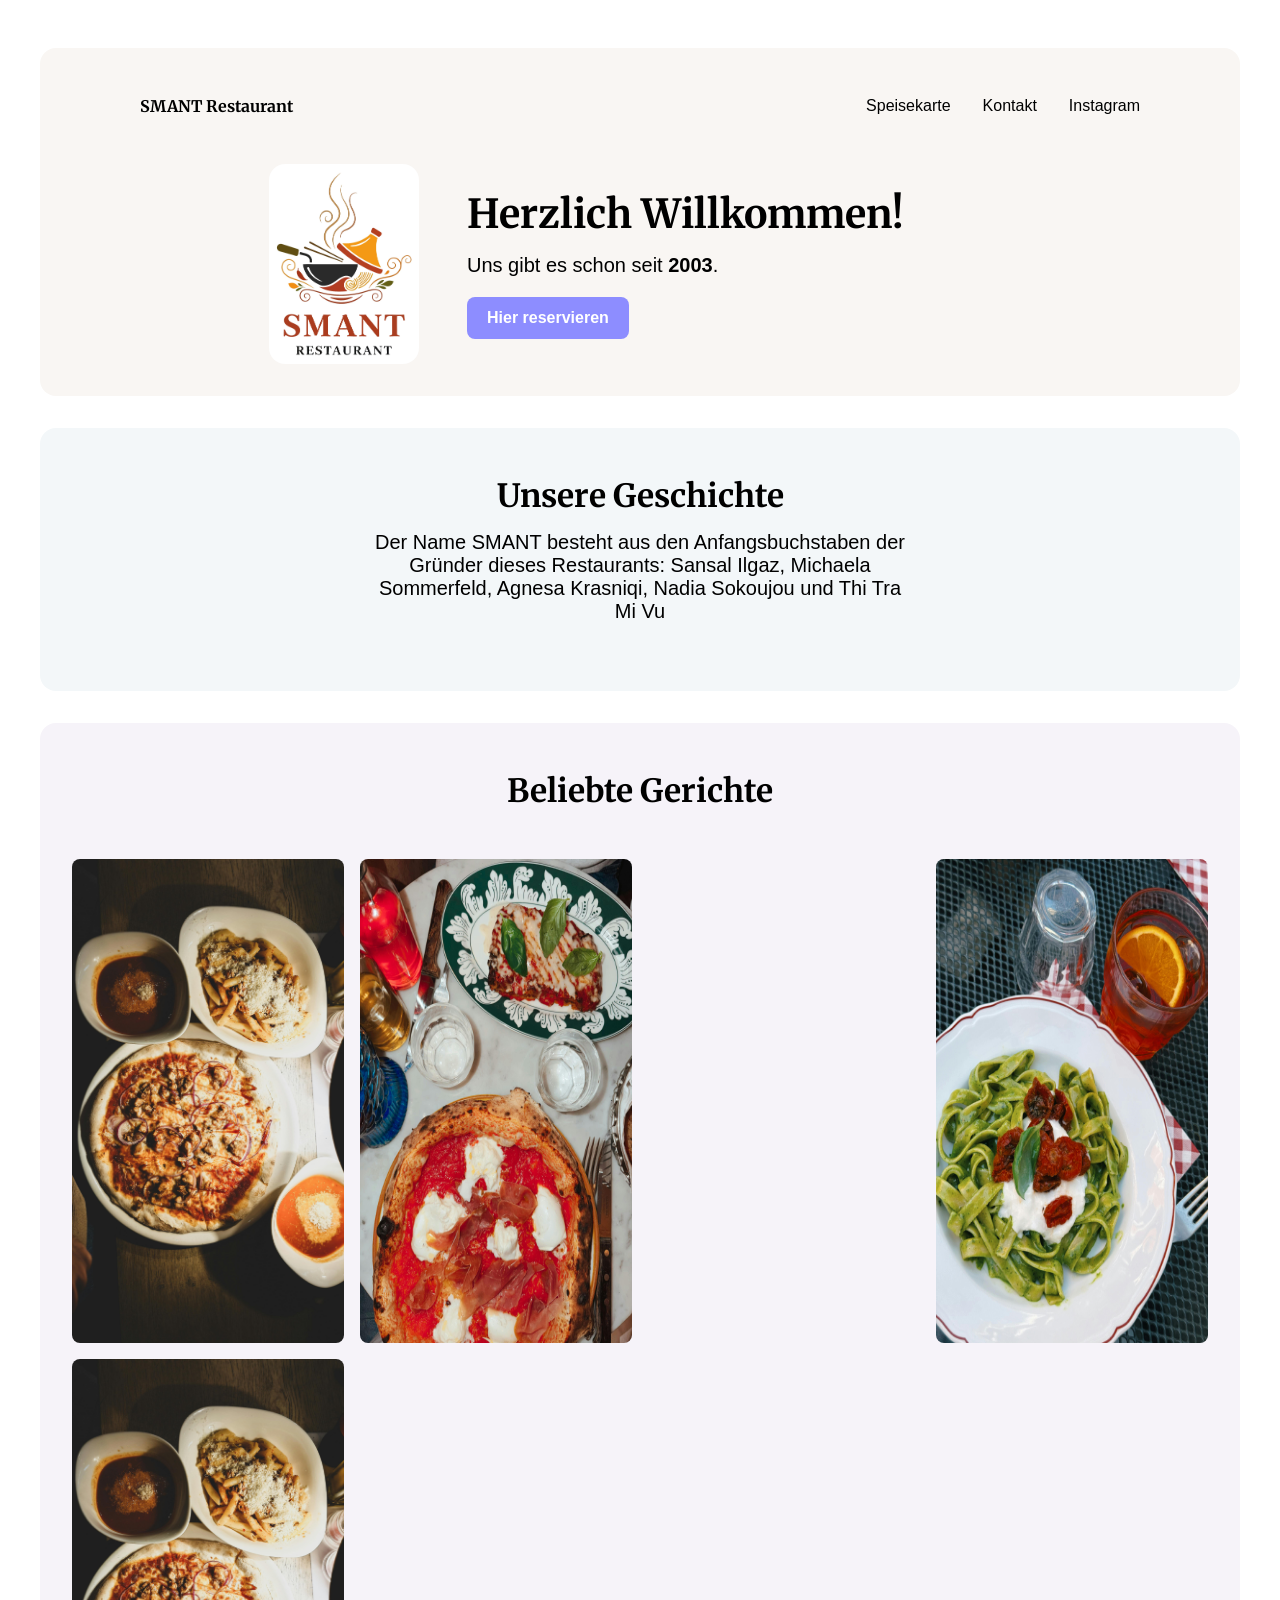
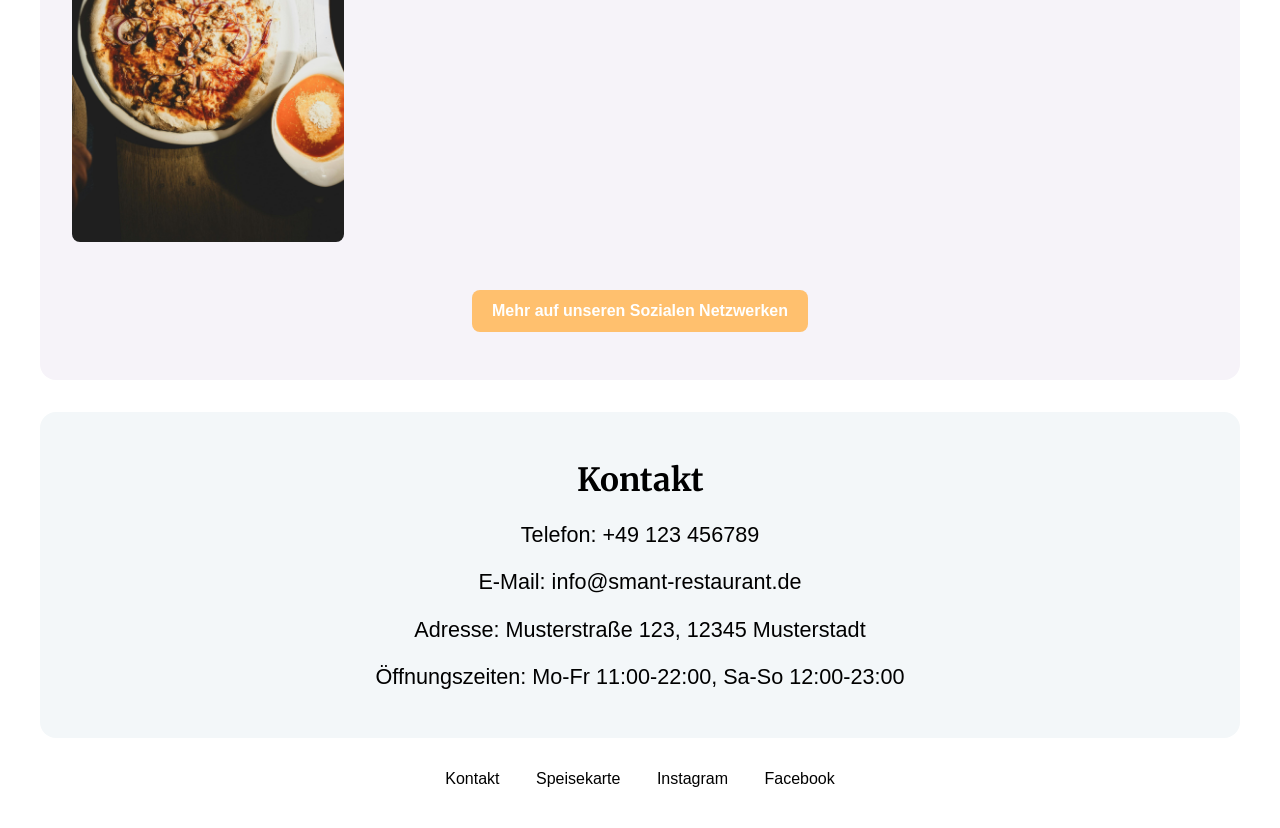
<file: Index.html>
<!DOCTYPE html>
<html lang="en">
<head>
    <meta charset="UTF-8">
    <meta name="viewport" content="width=device-width, initial-scale=1.0">
    <title>SMANT Restaurant</title>
    
   

    <link rel="stylesheet" href="style.css">
    
 
</head>
<body>
    <header>
        <nav>
            <ul>
                  
        <li><a href="index.html">SMANT Restaurant</a></li>
        <li class="dropdown">
    <a href="javascript:void(0)" class="dropbtn">Speisekarte</a>
    <div class="dropdown-content">
        <a href="Speisekarte.html#Vorspeisen">Vorspeisen</a> <br>
        <a href="Speisekarte.html#Pizza">Hauptspeisen</a> <br>
        <a href="Speisekarte.html#Nachtisch">Nachspeisen</a>
    </div>
</li>
        <li><a href="#Kontakt">Kontakt</a></li> 
        <li><a href="index.html">Instagram</a></li>

     
            </ul>
       </nav>
       <div class="flex-container">
        <img height="200px" width="150px" src="SMANT_Restaurant.jpeg" alt="SMANT Restaurant Gericht">
        <div class="text-container">
            <h1>Herzlich Willkommen!</h1>
            <p>Uns gibt es schon seit <strong>2003</strong>.</p>
            <a href="Reservierung.html" class="cta-button secondary">Hier reservieren</a>
        </div>
        
    </div>
    </header> 

    <section>
        <div class="flex-container">
            <div class="text-container">
                <h2>Unsere Geschichte</h2>
                <p>Der Name SMANT besteht aus den Anfangsbuchstaben der Gründer dieses Restaurants: Sansal Ilgaz, Michaela Sommerfeld, Agnesa Krasniqi, Nadia Sokoujou und Thi Tra Mi Vu</p>
          
    </section>

    <section id="Speisekarte">
        <h2>Beliebte Gerichte</h2>
        <div class="grid-container">
            <img height= "300px" width="300px" src="pexels-atai-anarbek-2160540497-36853823.jpg">
            <img height= "200px" width="100px" src="pexels-vince-36972714.jpg"> <br>
            <img height= "200px" width="100px" src="pexels-oceanofstars-37274229.jpg">
            <img height= "200px" width="100px" src="pexels-atai-anarbek-2160540497-36853823.jpg">
        </div>
        <a href="" class="cta-button">Mehr auf unseren Sozialen Netzwerken</a>
    </section>

    

    <section id="Kontakt">
        <h2>Kontakt</h2>
        <p>Telefon: +49 123 456789</p>
        <p>E-Mail: info@smant-restaurant.de</p>
        <p>Adresse: Musterstraße 123, 12345 Musterstadt</p>
        <p>Öffnungszeiten: Mo-Fr 11:00-22:00, Sa-So 12:00-23:00</p>
    </section>

    <footer>
        <a href="#Kontakt">Kontakt</a>
        <a href="#Speisekarte">Speisekarte</a>
        <a href="">Instagram</a>
        <a href="">Facebook</a>
    </footer>
</body>
</html>
</file>
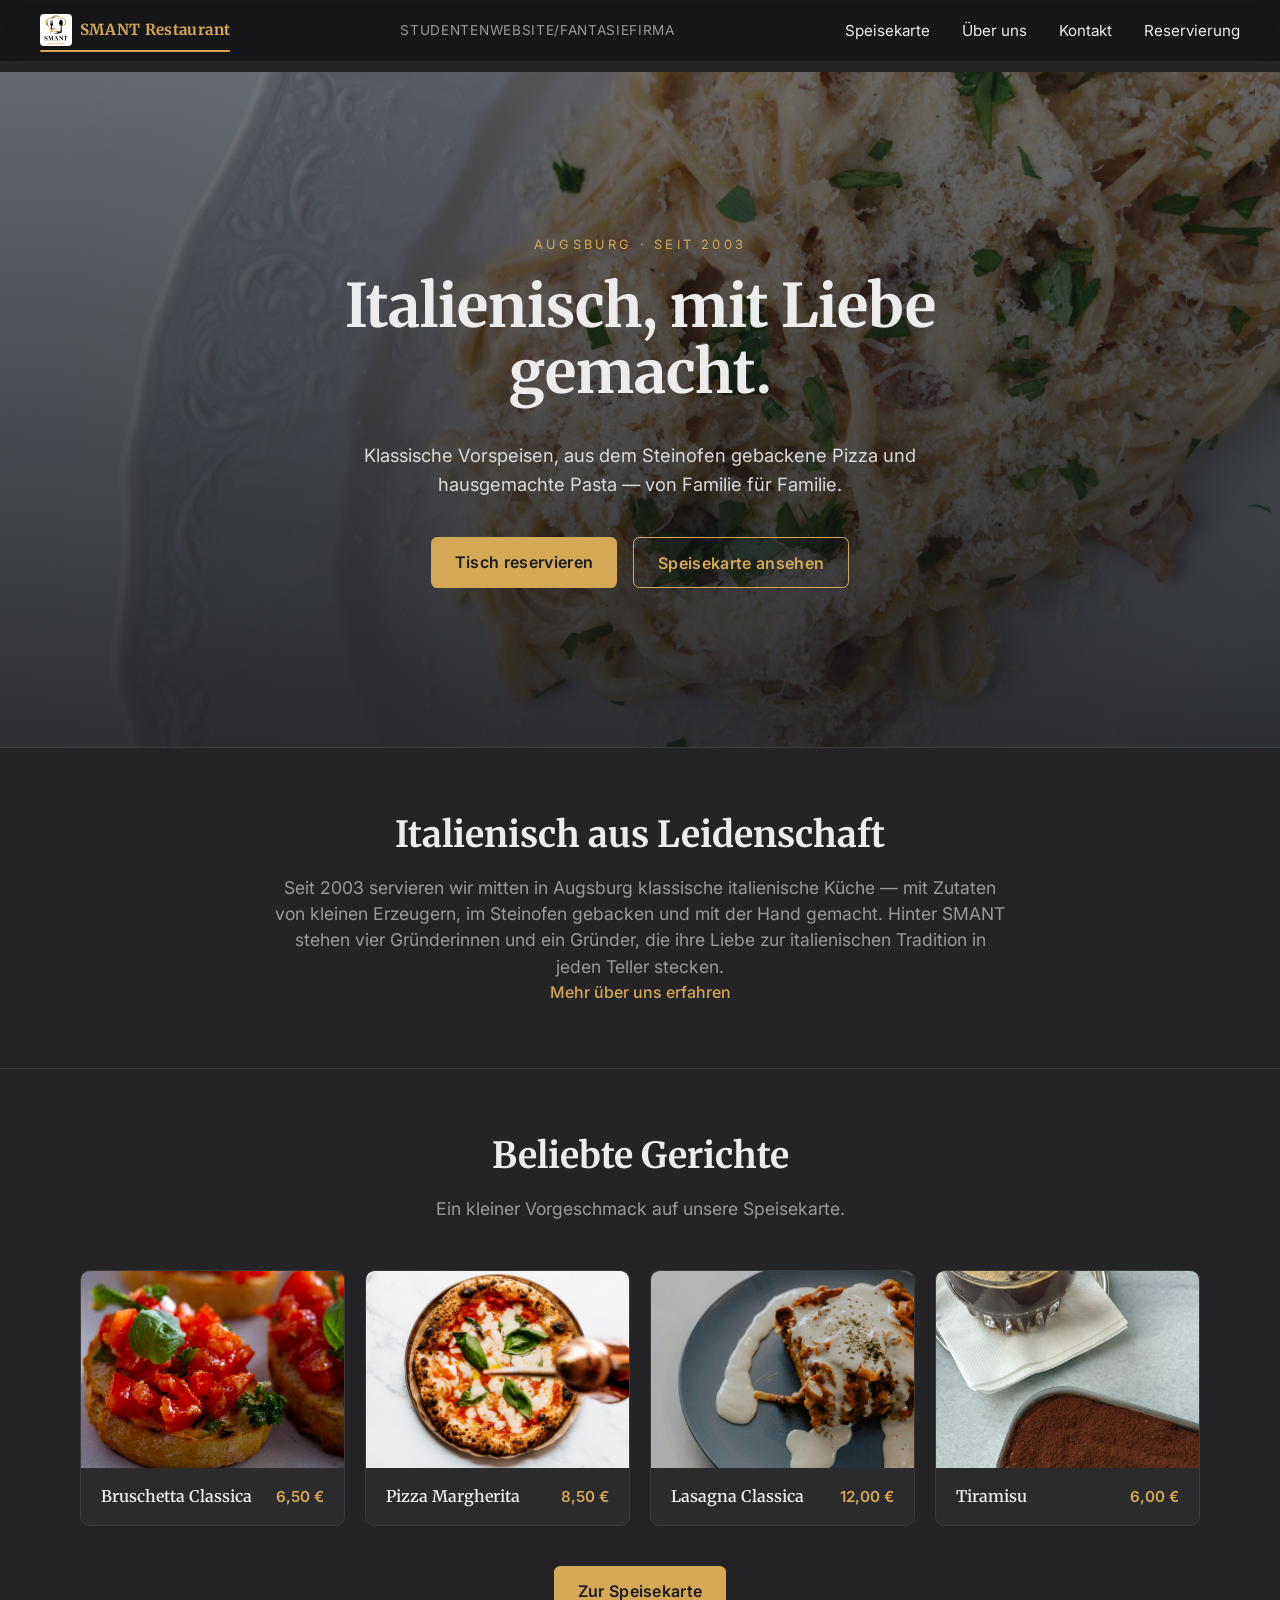
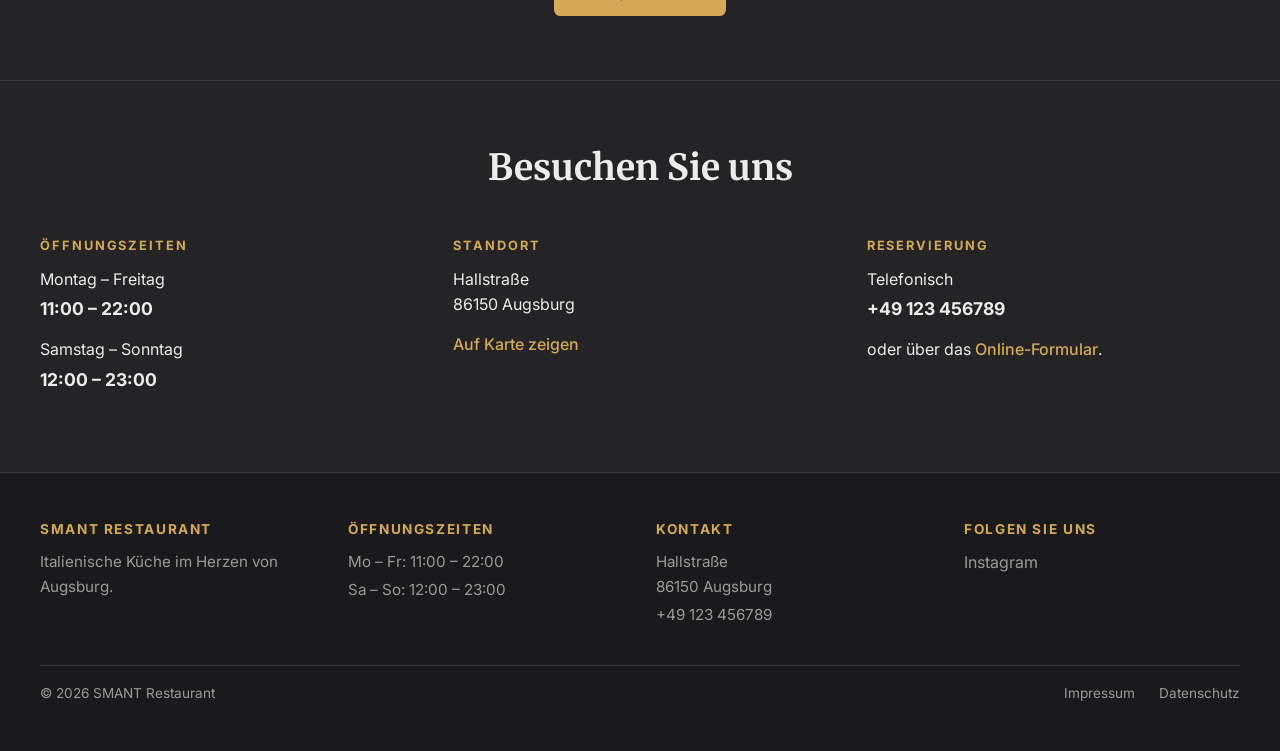
<file: index.html>
<!DOCTYPE html>
<html lang="de">
<head>
    <meta charset="UTF-8">
    <meta name="viewport" content="width=device-width, initial-scale=1.0">
    <title>SMANT Restaurant &ndash; Italienische Küche in Augsburg</title>
    <link rel="icon" type="image/png" href="assets/colored-logo-smant.png?v=2"> 
    <link rel="stylesheet" href="styles/base.css">
    <link rel="stylesheet" href="styles/home.css">
</head>
<body>
    <nav class="navbar">
        <ul>
            <li>
                <a href="index.html" class="nav-brand" aria-current="page">
                    <img src="assets/colored-logo-smant.png" alt="SMANT Logo">
                    SMANT Restaurant
                </a>
            </li>
            <li class="nav-notice">Studentenwebsite/Fantasiefirma</li>
            <li><a href="pages/Speisekarte.html">Speisekarte</a></li>
            <li><a href="pages/UeberUns.html">Über uns</a></li>
            <li><a href="pages/Kontakt.html">Kontakt</a></li>
            <li><a href="pages/Reservierung.html">Reservierung</a></li>
        </ul>
    </nav>

    <header class="hero">
        <div class="hero-content">
            <span class="hero-eyebrow">Augsburg &middot; seit 2003</span>
            <h1>Italienisch, mit Liebe gemacht.</h1>
            <p class="hero-tagline">Klassische Vorspeisen, aus dem Steinofen gebackene Pizza und hausgemachte Pasta &mdash; von Familie für Familie.</p>
            <div class="hero-actions">
                <a href="pages/Reservierung.html" class="cta-button">Tisch reservieren</a>
                <a href="pages/Speisekarte.html" class="cta-button secondary">Speisekarte ansehen</a>
            </div>
        </div>
    </header>

    <section class="welcome">
        <h2>Italienisch aus Leidenschaft</h2>
        <p>Seit 2003 servieren wir mitten in Augsburg klassische italienische Küche &mdash; mit Zutaten von kleinen Erzeugern, im Steinofen gebacken und mit der Hand gemacht. Hinter SMANT stehen vier Gründerinnen und ein Gründer, die ihre Liebe zur italienischen Tradition in jeden Teller stecken.</p>
        <a href="pages/UeberUns.html">Mehr über uns erfahren</a>
    </section>

    <section id="popular">
        <h2>Beliebte Gerichte</h2>
        <p>Ein kleiner Vorgeschmack auf unsere Speisekarte.</p>
        <div class="popular-grid">
            <a href="pages/Speisekarte.html#Vorspeisen" class="popular-card">
                <img src="assets/bruschetta.jpg" alt="Bruschetta Classica">
                <div class="popular-card-info">
                    <span class="popular-name">Bruschetta Classica</span>
                    <span class="popular-price">6,50 &euro;</span>
                </div>
            </a>
            <a href="pages/Speisekarte.html#Hauptspeisen" class="popular-card">
                <img src="assets/pizza_margherita.jpg" alt="Pizza Margherita">
                <div class="popular-card-info">
                    <span class="popular-name">Pizza Margherita</span>
                    <span class="popular-price">8,50 &euro;</span>
                </div>
            </a>
            <a href="pages/Speisekarte.html#Hauptspeisen" class="popular-card">
                <img src="assets/lasagna.jpg" alt="Lasagna Classica">
                <div class="popular-card-info">
                    <span class="popular-name">Lasagna Classica</span>
                    <span class="popular-price">12,00 &euro;</span>
                </div>
            </a>
            <a href="pages/Speisekarte.html#Nachspeisen" class="popular-card">
                <img src="assets/tiramisu.jpg" alt="Tiramisu">
                <div class="popular-card-info">
                    <span class="popular-name">Tiramisu</span>
                    <span class="popular-price">6,00 &euro;</span>
                </div>
            </a>
        </div>
        <a href="pages/Speisekarte.html" class="cta-button">Zur Speisekarte</a>
    </section>

    <section class="visit">
        <h2>Besuchen Sie uns</h2>
        <div class="visit-grid">
            <div class="visit-card">
                <h3>Öffnungszeiten</h3>
                <p>Montag &ndash; Freitag<strong>11:00 &ndash; 22:00</strong></p>
                <p>Samstag &ndash; Sonntag<strong>12:00 &ndash; 23:00</strong></p>
            </div>
            <div class="visit-card">
                <h3>Standort</h3>
                <p>Hallstraße<br>86150 Augsburg</p>
                <p><a href="https://www.google.com/maps/search/Hallstra%C3%9Fe+Augsburg" target="_blank" rel="noopener">Auf Karte zeigen</a></p>
            </div>
            <div class="visit-card">
                <h3>Reservierung</h3>
                <p>Telefonisch<strong>+49 123 456789</strong></p>
                <p>oder über das <a href="pages/Reservierung.html">Online-Formular</a>.</p>
            </div>
        </div>
    </section>

    <footer>
        <div class="footer-grid">
            <div>
                <h3>SMANT Restaurant</h3>
                <p>Italienische Küche im Herzen von Augsburg.</p>
            </div>
            <div>
                <h3>Öffnungszeiten</h3>
                <p>Mo &ndash; Fr: 11:00 &ndash; 22:00</p>
                <p>Sa &ndash; So: 12:00 &ndash; 23:00</p>
            </div>
            <div>
                <h3>Kontakt</h3>
                <p>Hallstraße<br>86150 Augsburg</p>
                <p>+49 123 456789</p>
            </div>
            <div>
                <h3>Folgen Sie uns</h3>
                <a href="https://www.instagram.com/the.smant">Instagram</a>
            </div>
        </div>
        <div class="footer-bottom">
            <p>&copy; 2026 SMANT Restaurant</p>
            <div class="legal-links">
                <a href="pages/Impressum.html">Impressum</a>
                <a href="pages/Datenschutz.html">Datenschutz</a>
            </div>
        </div>
    </footer>
</body>
</html>
</file>
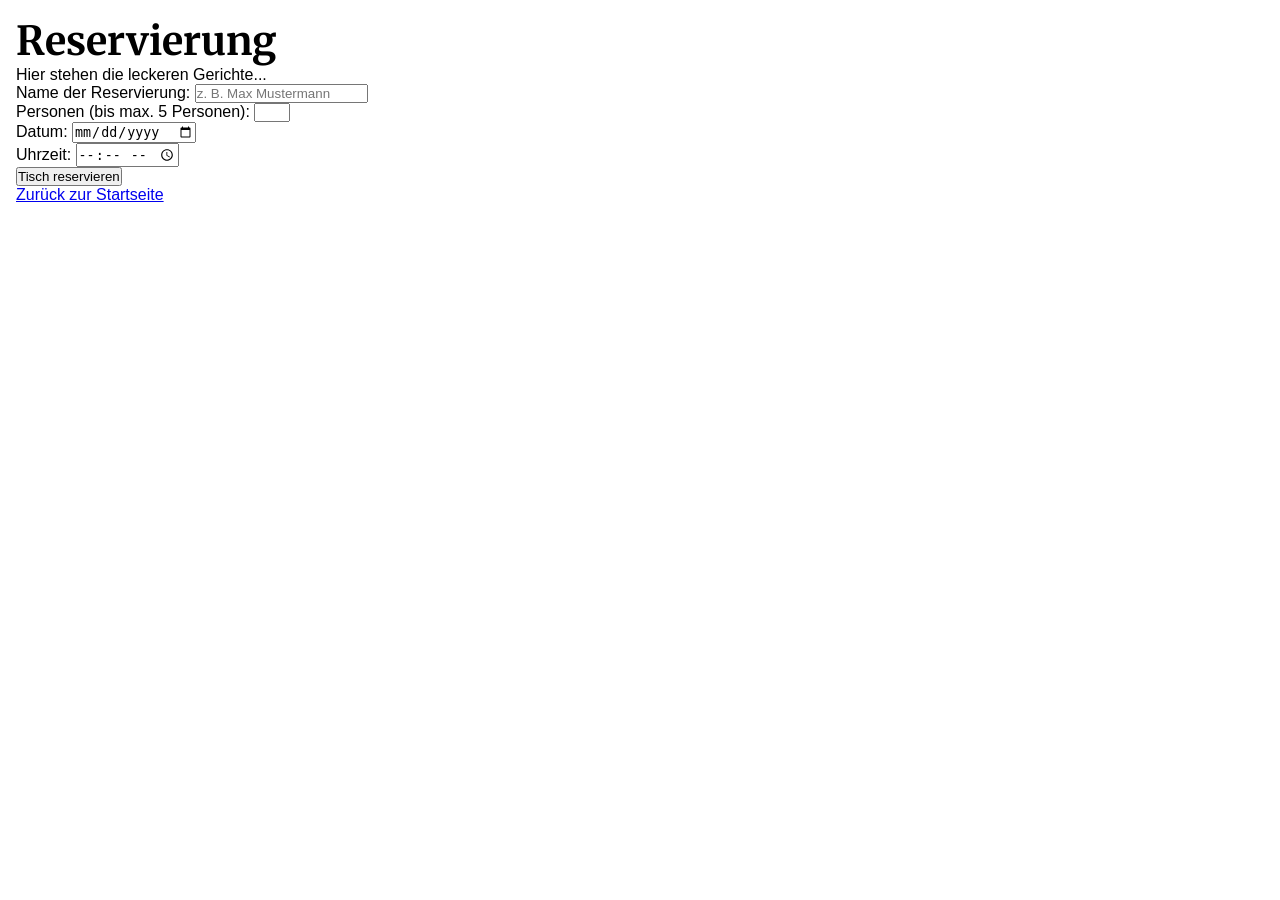
<file: Reservierung.html>
<!DOCTYPE html>
<html lang="de">
<head>
    <meta charset="UTF-8">
    <title>Reservierung</title>

    <link rel="icon" type="images/Gemini_Generated_Image_a209p4a209p4a209.png" href="images/Gemini_Generated_Image_a209p4a209p4a209.png">

    <link rel="stylesheet" href="style.css">
</head>
<body>

    <h1>Reservierung</h1>

    <p>Hier stehen die leckeren Gerichte... <br>
        <form action="/reservierung-senden" method="POST">
          <form>
             <Personenanzahl Limit: 1 bis 5>

                <label for="name">Name der Reservierung:</label>
                <input type="text" id="name" name="name" placeholder="z. B. Max Mustermann" required> <br>

                <label for="guests">Personen (bis max. 5 Personen):</label>
                <input type="number" id="guests" name="guests" min="1" max="5" required> <br>

                <Datum>
                    <label for="date">Datum:</label>
                    <input type="date" id="date" name="date" required> <br>

                    <Uhrzeit mit Hinweis auf Öffnungszeiten>
                        <label for="time">Uhrzeit:</label>
                        <input type="time" id="time" name="time" min="11:00" max="22:30" step="900" required> <br>

                        <p style="font-size: 0.8em; color: gray;">
                        </p>
                    </form>
                </p>

 <button type="submit">Tisch reservieren</button> <br>

 <a href="index.html">Zurück zur Startseite</a>
</script>


</body>
</html>
</file>
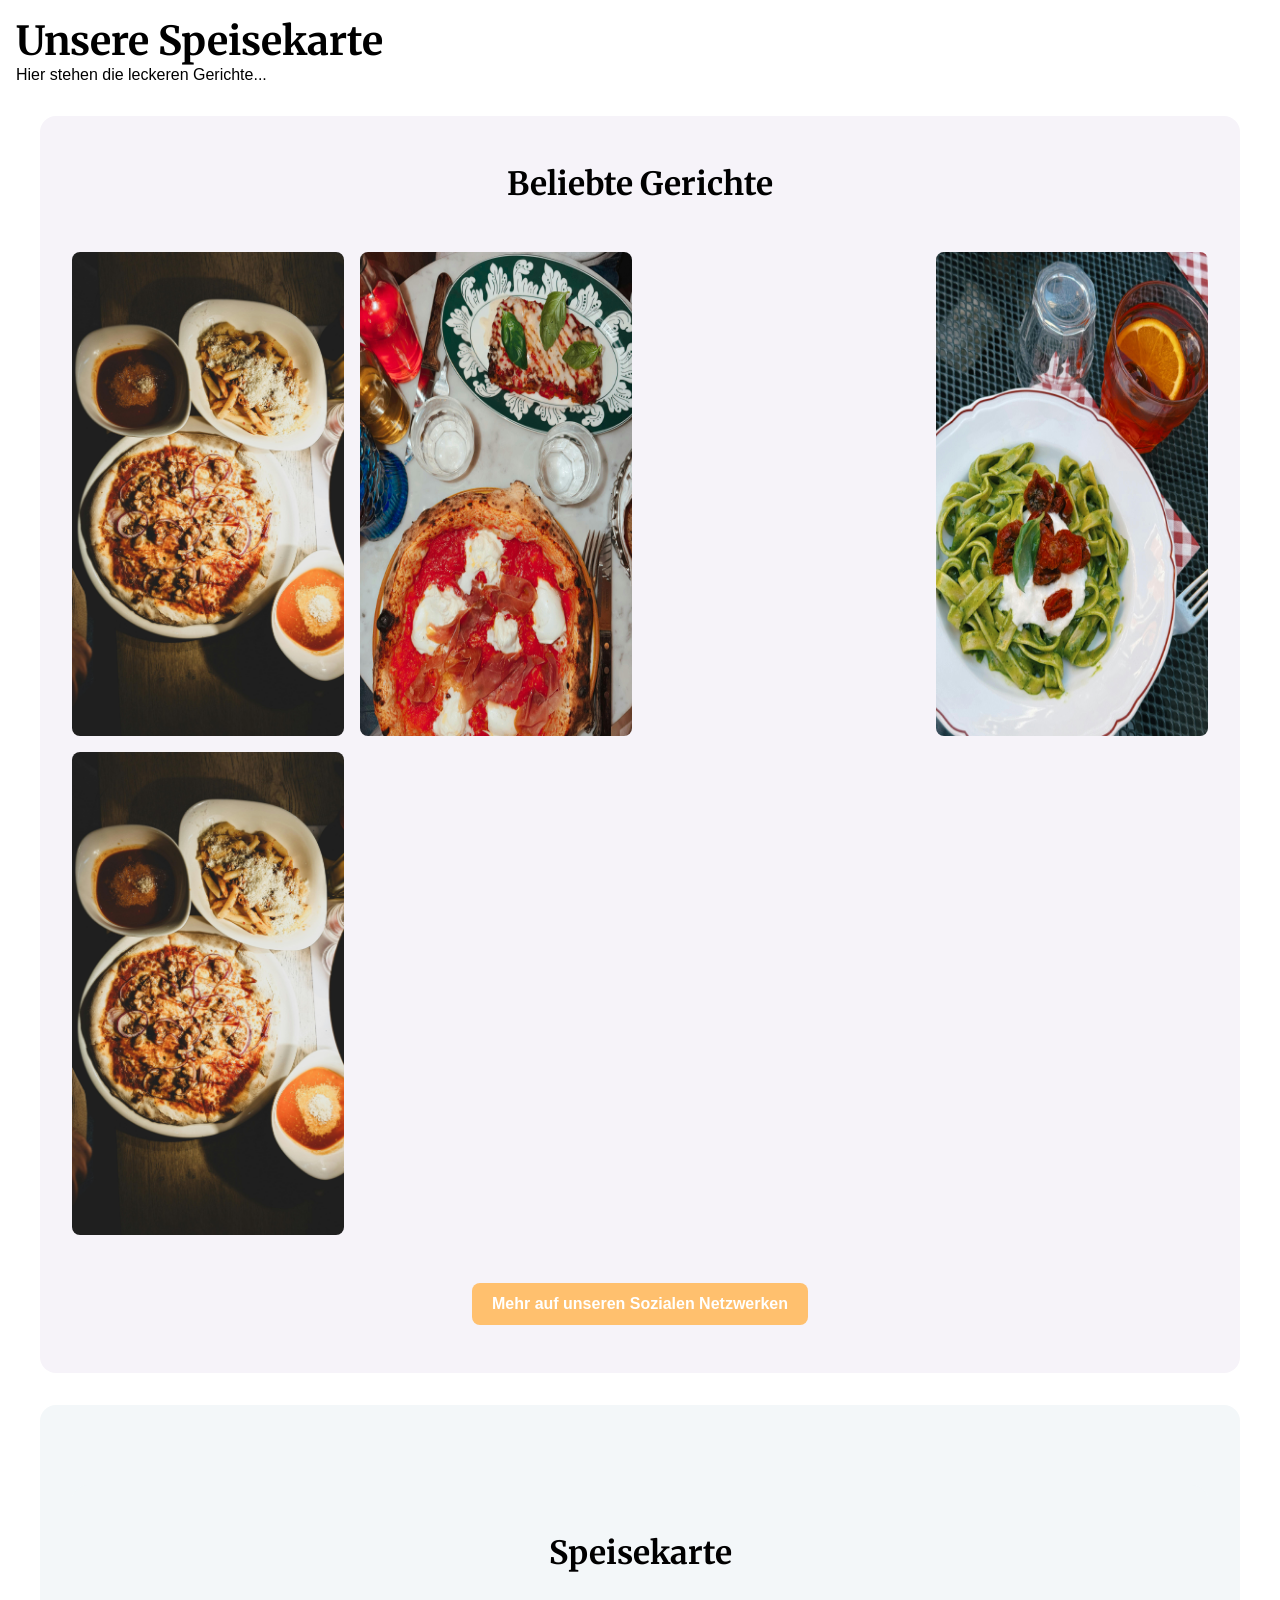
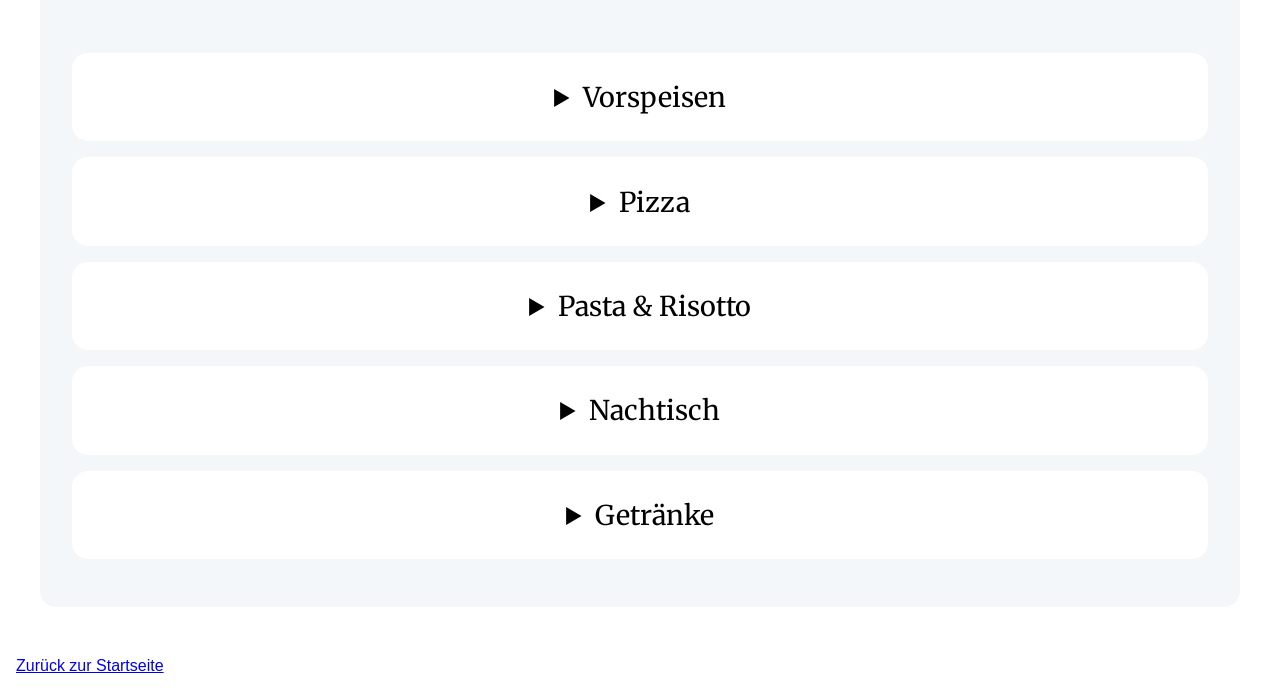
<file: Speisekarte.html>
<!DOCTYPE html>
<html lang="de">
<head>
    <meta charset="UTF-8">
    <title>Unsere Speisekarte</title>
    <link rel="stylesheet" href="style.css">
</head>
<body>

    <h1>Unsere Speisekarte</h1>
    
    <p>Hier stehen die leckeren Gerichte...</p>

  
    <section id="Speisekarte">
        <h2>Beliebte Gerichte</h2>
        <div class="grid-container">
            <img height= "300px" width="300px" src="pexels-atai-anarbek-2160540497-36853823.jpg">
            <img height= "200px" width="100px" src="pexels-vince-36972714.jpg"> <br>
            <img height= "200px" width="100px" src="pexels-oceanofstars-37274229.jpg">
            <img height= "200px" width="100px" src="pexels-atai-anarbek-2160540497-36853823.jpg">
        </div>
        <a href="" class="cta-button">Mehr auf unseren Sozialen Netzwerken</a>
    </section>

    <section>
        
        
        <section>
  <h2>Speisekarte</h2>



  </section>

        <details id="Vorspeisen">
            <summary>Vorspeisen</summary>
           <p>Bruschetta Classica (Röstbrot mit Tomaten & Basilikum)     6,50 € <br>
            Caprese di Bufala (Büffelmozzarella mit Tomaten)             9,50 € <br>
            Carpaccio di Manzo (Hauchdünnes Rinderfilet mit Rucola)     12,50 € </p>
        </details>


         <details id="Pizza">
            <summary>Pizza</summary>
           <p>Pizza Margherita (Tomaten, Mozzarella, Basilikum)          8,50 € <br>
            Pizza Diavola (Scharfe Salami & Peperoni)                   10,50 € <br>
            Pizza Parma (Rucola, Parmaschinken & Parmesan)              12,50 € </p>
        </details>


        <details id="Pasta">
            <summary>Pasta & Risotto</summary>
           <p>Spaghetti alla Carbonara (Original mit Guanciale & Ei)    11,00 € <br>
            Penne all'Arrabbiata (Scharfe Tomatensauce & Knoblauch)      9,00 € <br>
            Lasagna Classica (Hausgemacht aus dem Ofen)                 12,00 € <br>
            Risotto ai Funghi (Cremiger Reis mit Steinpilzen)           13,50 € </p>
        </details>

        <details id="Nachtisch">
            <summary>Nachtisch</summary>
           <p>Tiramisu                                                   6,00 € <br>
            Panna Cotta                                                  5,50 € <br>
            Gelato Misto                                                 5,00 € </p>
        </details>

        <details id="Getränke">
            <summary>Getränke</summary>
           <p>Wasser                                                     1,00 € <br>
            Espresso                                                     2,50 € <br>
            Cappuccino                                                   3,80 € <br>
            Limonade                                                     4,00 € <br>
           </p>
        </details>
    </section>
    <br>
    <a href="index.html">Zurück zur Startseite</a>

</body>
</html>
</file>
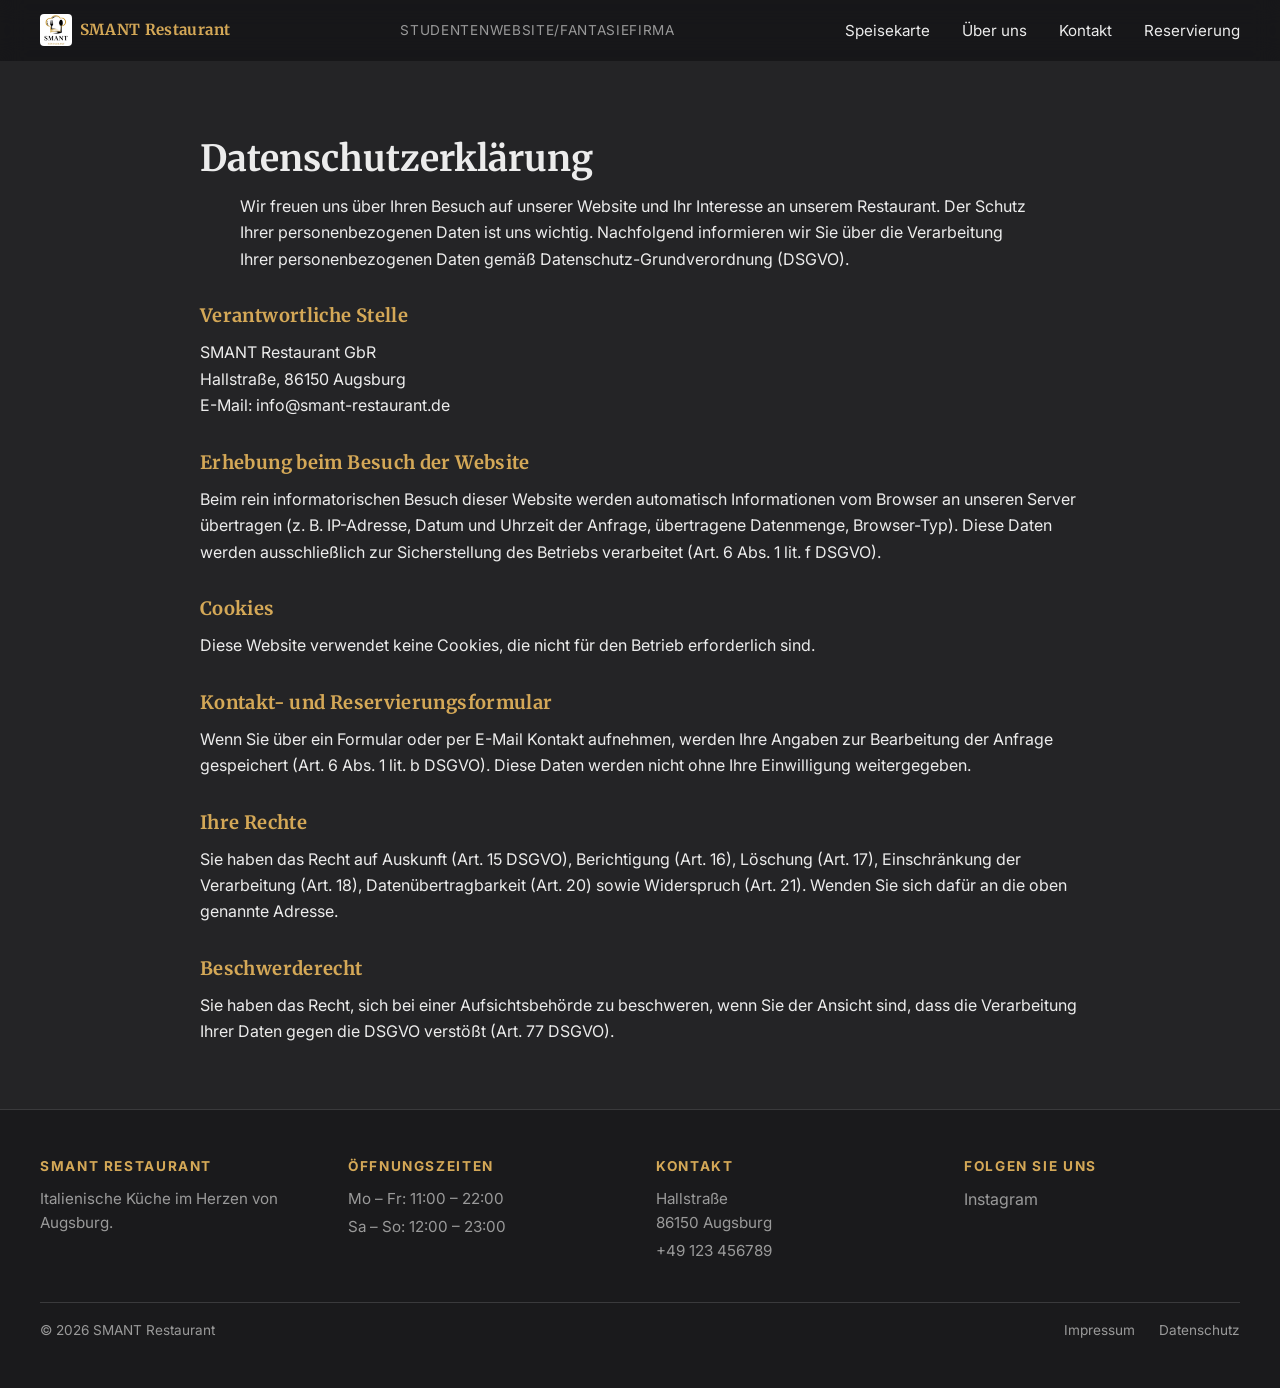
<file: pages/Datenschutz.html>
<!DOCTYPE html>
<html lang="de">
<head>
    <meta charset="UTF-8">
    <meta name="viewport" content="width=device-width, initial-scale=1.0">
    <title>Datenschutz &ndash; SMANT Restaurant</title>
    <link rel="icon" type="image/png" href="../assets/colored-logo-smant.png">
    <link rel="stylesheet" href="../styles/base.css">
</head>
<body>
    <nav class="navbar">
        <ul>
            <li>
                <a href="../index.html" class="nav-brand">
                    <img src="../assets/colored-logo-smant.png" alt="SMANT Logo">
                    SMANT Restaurant
                </a>
            </li>
            <li class="nav-notice">Studentenwebsite/Fantasiefirma</li>
            <li><a href="Speisekarte.html">Speisekarte</a></li>
            <li><a href="UeberUns.html">Über uns</a></li>
            <li><a href="Kontakt.html">Kontakt</a></li>
            <li><a href="Reservierung.html">Reservierung</a></li>
        </ul>
    </nav>

    <section class="legal">
        <h2>Datenschutzerklärung</h2>

        <p>Wir freuen uns über Ihren Besuch auf unserer Website und Ihr Interesse an unserem Restaurant. Der Schutz Ihrer personenbezogenen Daten ist uns wichtig. Nachfolgend informieren wir Sie über die Verarbeitung Ihrer personenbezogenen Daten gemäß Datenschutz-Grundverordnung (DSGVO).</p>

        <h3>Verantwortliche Stelle</h3>
        <p>SMANT Restaurant GbR<br>
           Hallstraße, 86150 Augsburg<br>
           E-Mail: info@smant-restaurant.de</p>

        <h3>Erhebung beim Besuch der Website</h3>
        <p>Beim rein informatorischen Besuch dieser Website werden automatisch Informationen vom Browser an unseren Server übertragen (z.&nbsp;B. IP-Adresse, Datum und Uhrzeit der Anfrage, übertragene Datenmenge, Browser-Typ). Diese Daten werden ausschließlich zur Sicherstellung des Betriebs verarbeitet (Art. 6 Abs. 1 lit. f DSGVO).</p>

        <h3>Cookies</h3>
        <p>Diese Website verwendet keine Cookies, die nicht für den Betrieb erforderlich sind.</p>

        <h3>Kontakt- und Reservierungsformular</h3>
        <p>Wenn Sie über ein Formular oder per E-Mail Kontakt aufnehmen, werden Ihre Angaben zur Bearbeitung der Anfrage gespeichert (Art. 6 Abs. 1 lit. b DSGVO). Diese Daten werden nicht ohne Ihre Einwilligung weitergegeben.</p>

        <h3>Ihre Rechte</h3>
        <p>Sie haben das Recht auf Auskunft (Art. 15 DSGVO), Berichtigung (Art. 16), Löschung (Art. 17), Einschränkung der Verarbeitung (Art. 18), Datenübertragbarkeit (Art. 20) sowie Widerspruch (Art. 21). Wenden Sie sich dafür an die oben genannte Adresse.</p>

        <h3>Beschwerderecht</h3>
        <p>Sie haben das Recht, sich bei einer Aufsichtsbehörde zu beschweren, wenn Sie der Ansicht sind, dass die Verarbeitung Ihrer Daten gegen die DSGVO verstößt (Art. 77 DSGVO).</p>
    </section>

    <footer>
        <div class="footer-grid">
            <div>
                <h3>SMANT Restaurant</h3>
                <p>Italienische Küche im Herzen von Augsburg.</p>
            </div>
            <div>
                <h3>Öffnungszeiten</h3>
                <p>Mo &ndash; Fr: 11:00 &ndash; 22:00</p>
                <p>Sa &ndash; So: 12:00 &ndash; 23:00</p>
            </div>
            <div>
                <h3>Kontakt</h3>
                <p>Hallstraße<br>86150 Augsburg</p>
                <p>+49 123 456789</p>
            </div>
            <div>
                <h3>Folgen Sie uns</h3>
                <a href="https://www.instagram.com/the.smant">Instagram</a>
            </div>
        </div>
        <div class="footer-bottom">
            <p>&copy; 2026 SMANT Restaurant</p>
            <div class="legal-links">
                <a href="Impressum.html">Impressum</a>
                <a href="Datenschutz.html">Datenschutz</a>
            </div>
        </div>
    </footer>
</body>
</html>
</file>
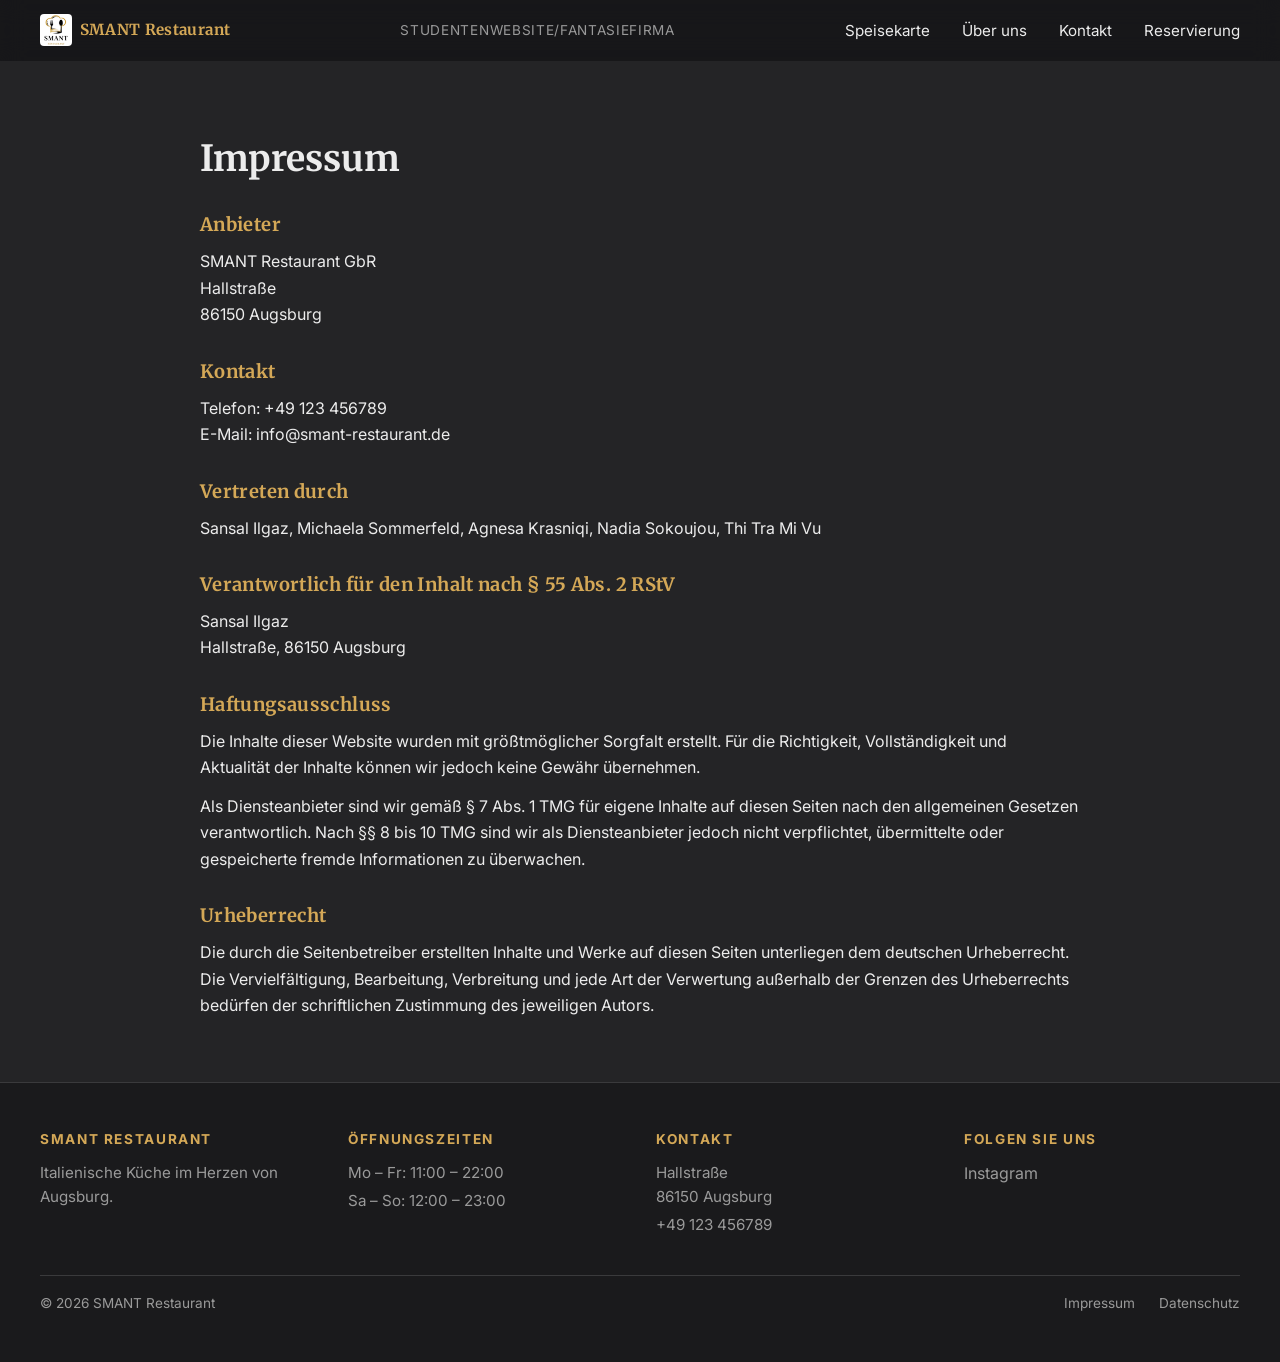
<file: pages/Impressum.html>
<!DOCTYPE html>
<html lang="de">
<head>
    <meta charset="UTF-8">
    <meta name="viewport" content="width=device-width, initial-scale=1.0">
    <title>Impressum &ndash; SMANT Restaurant</title>
    <link rel="icon" type="image/png" href="../assets/colored-logo-smant.png">
    <link rel="stylesheet" href="../styles/base.css">
</head>
<body>
    <nav class="navbar">
        <ul>
            <li>
                <a href="../index.html" class="nav-brand">
                    <img src="../assets/colored-logo-smant.png" alt="SMANT Logo">
                    SMANT Restaurant
                </a>
            </li>
            <li class="nav-notice">Studentenwebsite/Fantasiefirma</li>
            <li><a href="Speisekarte.html">Speisekarte</a></li>
            <li><a href="UeberUns.html">Über uns</a></li>
            <li><a href="Kontakt.html">Kontakt</a></li>
            <li><a href="Reservierung.html">Reservierung</a></li>
        </ul>
    </nav>

    <section class="legal">
        <h2>Impressum</h2>

        <h3>Anbieter</h3>
        <p>SMANT Restaurant GbR<br>
           Hallstraße<br>
           86150 Augsburg</p>

        <h3>Kontakt</h3>
        <p>Telefon: +49 123 456789<br>
           E-Mail: info@smant-restaurant.de</p>

        <h3>Vertreten durch</h3>
        <p>Sansal Ilgaz, Michaela Sommerfeld, Agnesa Krasniqi, Nadia Sokoujou, Thi Tra Mi Vu</p>

        <h3>Verantwortlich für den Inhalt nach &sect; 55 Abs. 2 RStV</h3>
        <p>Sansal Ilgaz<br>
           Hallstraße, 86150 Augsburg</p>

        <h3>Haftungsausschluss</h3>
        <p>Die Inhalte dieser Website wurden mit größtmöglicher Sorgfalt erstellt. Für die Richtigkeit, Vollständigkeit und Aktualität der Inhalte können wir jedoch keine Gewähr übernehmen.</p>
        <p>Als Diensteanbieter sind wir gemäß &sect; 7 Abs. 1 TMG für eigene Inhalte auf diesen Seiten nach den allgemeinen Gesetzen verantwortlich. Nach &sect;&sect; 8 bis 10 TMG sind wir als Diensteanbieter jedoch nicht verpflichtet, übermittelte oder gespeicherte fremde Informationen zu überwachen.</p>

        <h3>Urheberrecht</h3>
        <p>Die durch die Seitenbetreiber erstellten Inhalte und Werke auf diesen Seiten unterliegen dem deutschen Urheberrecht. Die Vervielfältigung, Bearbeitung, Verbreitung und jede Art der Verwertung außerhalb der Grenzen des Urheberrechts bedürfen der schriftlichen Zustimmung des jeweiligen Autors.</p>
    </section>

    <footer>
        <div class="footer-grid">
            <div>
                <h3>SMANT Restaurant</h3>
                <p>Italienische Küche im Herzen von Augsburg.</p>
            </div>
            <div>
                <h3>Öffnungszeiten</h3>
                <p>Mo &ndash; Fr: 11:00 &ndash; 22:00</p>
                <p>Sa &ndash; So: 12:00 &ndash; 23:00</p>
            </div>
            <div>
                <h3>Kontakt</h3>
                <p>Hallstraße<br>86150 Augsburg</p>
                <p>+49 123 456789</p>
            </div>
            <div>
                <h3>Folgen Sie uns</h3>
                <a href="https://www.instagram.com/the.smant">Instagram</a>
            </div>
        </div>
        <div class="footer-bottom">
            <p>&copy; 2026 SMANT Restaurant</p>
            <div class="legal-links">
                <a href="Impressum.html">Impressum</a>
                <a href="Datenschutz.html">Datenschutz</a>
            </div>
        </div>
    </footer>
</body>
</html>
</file>
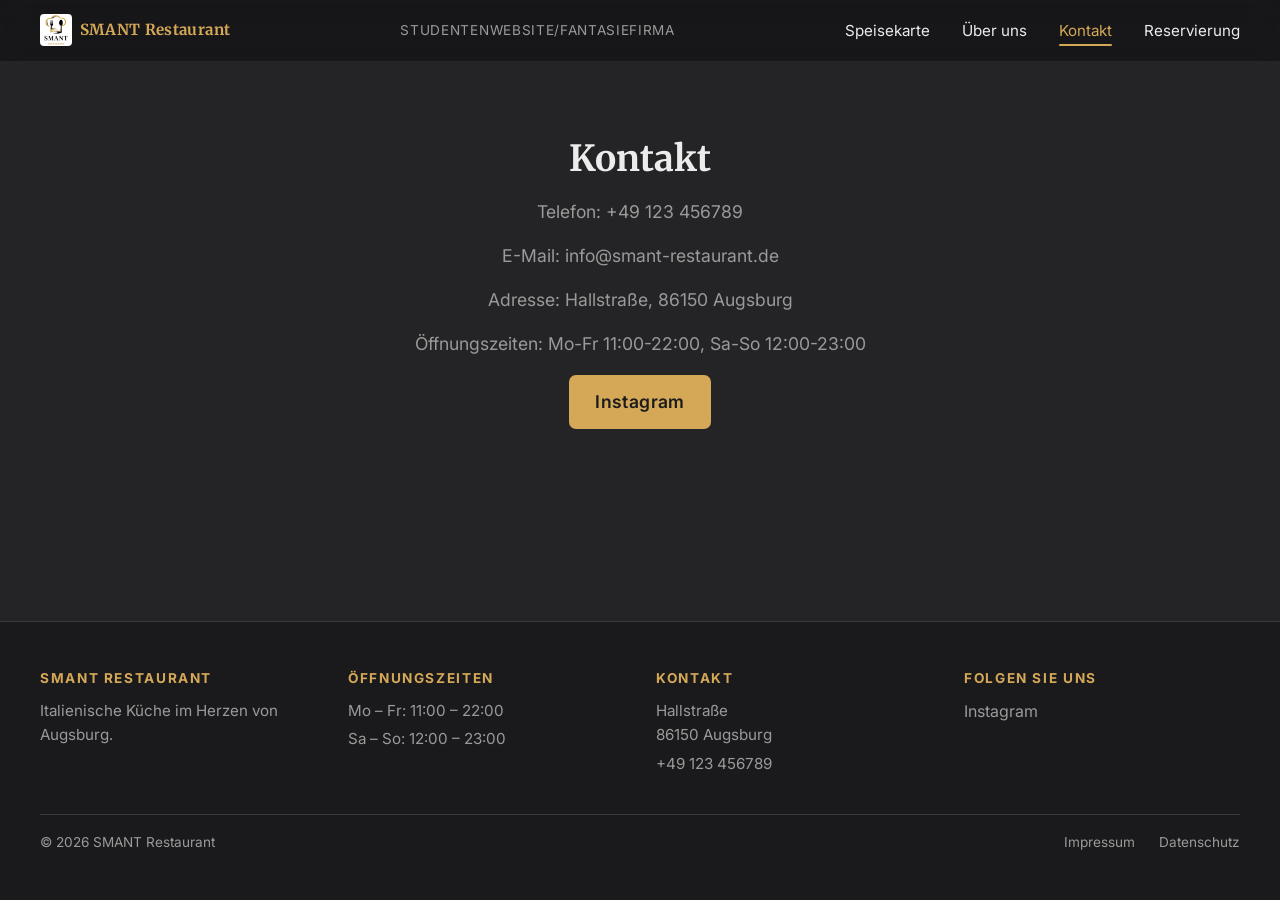
<file: pages/Kontakt.html>
<!DOCTYPE html>
<html lang="de">
<head>
    <meta charset="UTF-8">
    <meta name="viewport" content="width=device-width, initial-scale=1.0">
    <title>Kontakt &ndash; SMANT Restaurant</title>
    <link rel="icon" type="image/png" href="../assets/colored-logo-smant.png">
    <link rel="stylesheet" href="../styles/base.css">
</head>
<body>
    <nav class="navbar">
        <ul>
            <li>
                <a href="../index.html" class="nav-brand">
                    <img src="../assets/colored-logo-smant.png" alt="SMANT Logo">
                    SMANT Restaurant
                </a>
            </li>
            <li class="nav-notice">Studentenwebsite/Fantasiefirma</li>
            <li><a href="Speisekarte.html">Speisekarte</a></li>
            <li><a href="UeberUns.html">Über uns</a></li>
            <li><a href="Kontakt.html" aria-current="page">Kontakt</a></li>
            <li><a href="Reservierung.html">Reservierung</a></li>
        </ul>
    </nav>

    <section>
        <h2>Kontakt</h2>
        <p>Telefon: +49 123 456789</p>
        <p>E-Mail: info@smant-restaurant.de</p>
        <p>Adresse: Hallstraße, 86150 Augsburg</p>
        <p>Öffnungszeiten: Mo-Fr 11:00-22:00, Sa-So 12:00-23:00</p>
        <p><a href="https://www.instagram.com/the.smant" class="cta-button">Instagram</a></p>
    </section>

    <footer>
        <div class="footer-grid">
            <div>
                <h3>SMANT Restaurant</h3>
                <p>Italienische Küche im Herzen von Augsburg.</p>
            </div>
            <div>
                <h3>Öffnungszeiten</h3>
                <p>Mo &ndash; Fr: 11:00 &ndash; 22:00</p>
                <p>Sa &ndash; So: 12:00 &ndash; 23:00</p>
            </div>
            <div>
                <h3>Kontakt</h3>
                <p>Hallstraße<br>86150 Augsburg</p>
                <p>+49 123 456789</p>
            </div>
            <div>
                <h3>Folgen Sie uns</h3>
                <a href="https://www.instagram.com/the.smant">Instagram</a>
            </div>
        </div>
        <div class="footer-bottom">
            <p>&copy; 2026 SMANT Restaurant</p>
            <div class="legal-links">
                <a href="Impressum.html">Impressum</a>
                <a href="Datenschutz.html">Datenschutz</a>
            </div>
        </div>
    </footer>
</body>
</html>
</file>
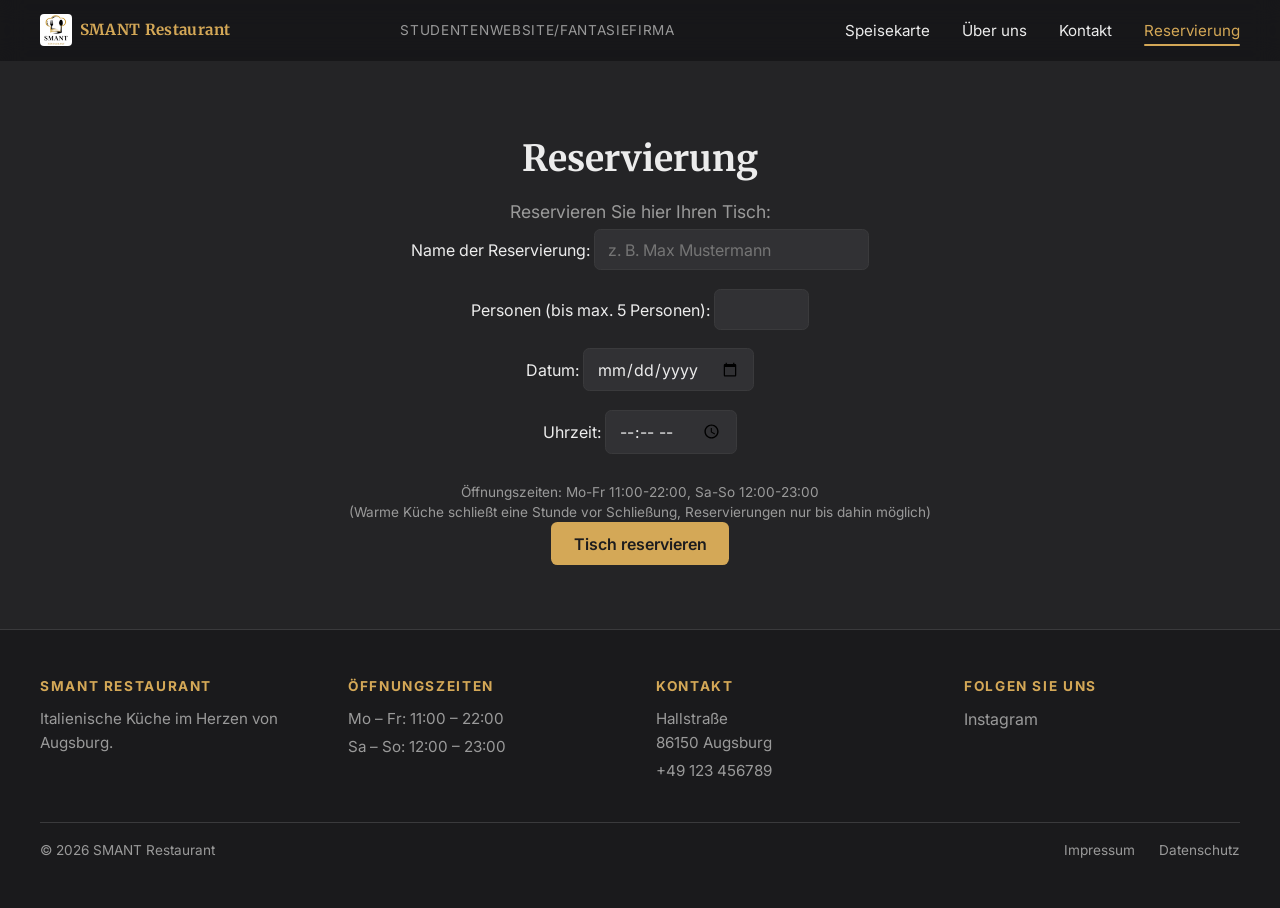
<file: pages/Reservierung.html>
<!DOCTYPE html>
<html lang="de">
<head>
    <meta charset="UTF-8">
    <meta name="viewport" content="width=device-width, initial-scale=1.0">
    <title>Reservierung &ndash; SMANT Restaurant</title>
    <link rel="icon" type="image/png" href="../assets/colored-logo-smant.png">
    <link rel="stylesheet" href="../styles/base.css">
</head>
<body>
    <nav class="navbar">
        <ul>
            <li>
                <a href="../index.html" class="nav-brand">
                    <img src="../assets/colored-logo-smant.png" alt="SMANT Logo">
                    SMANT Restaurant
                </a>
            </li>
            <li class="nav-notice">Studentenwebsite/Fantasiefirma</li>
            <li><a href="Speisekarte.html">Speisekarte</a></li>
            <li><a href="UeberUns.html">Über uns</a></li>
            <li><a href="Kontakt.html">Kontakt</a></li>
            <li><a href="Reservierung.html" aria-current="page">Reservierung</a></li>
        </ul>
    </nav>

    <section>
        <h2>Reservierung</h2>
        <p>Reservieren Sie hier Ihren Tisch:</p>

        <form action="mailto:info@smant-restaurant.de" method="POST" enctype="text/plain">
            <label for="name">Name der Reservierung:</label>
            <input type="text" id="name" name="name" placeholder="z. B. Max Mustermann" required> <br>

            <label for="guests">Personen (bis max. 5 Personen):</label>
            <input type="number" id="guests" name="guests" min="1" max="5" required> <br>

            <label for="date">Datum:</label>
            <input type="date" id="date" name="date" required> <br>

            <label for="time">Uhrzeit:</label>
            <input type="time" id="time" name="time" min="11:00" max="22:00" step="900" required> <br>

            <p style="font-size: 0.85em; color: var(--text-muted);">
                Öffnungszeiten: Mo-Fr 11:00-22:00, Sa-So 12:00-23:00 <br>
                (Warme Küche schließt eine Stunde vor Schließung, Reservierungen nur bis dahin möglich)
            </p>

            <button type="submit">Tisch reservieren</button>
        </form>
        <script>
            // Set minimum date to today
            const dateInput = document.getElementById('date');
            const today = new Date().toISOString().split('T')[0];
            dateInput.min = today;

            dateInput.addEventListener('change', function() {
                const date = new Date(this.value);
                const day = date.getDay();
                const timeInput = document.getElementById('time');
                // 0 is Sunday, 6 is Saturday
                if (day === 0 || day === 6) {
                    timeInput.max = "22:00";
                } else {
                    timeInput.max = "21:00";
                }
            });
        </script>
    </section>

    <footer>
        <div class="footer-grid">
            <div>
                <h3>SMANT Restaurant</h3>
                <p>Italienische Küche im Herzen von Augsburg.</p>
            </div>
            <div>
                <h3>Öffnungszeiten</h3>
                <p>Mo &ndash; Fr: 11:00 &ndash; 22:00</p>
                <p>Sa &ndash; So: 12:00 &ndash; 23:00</p>
            </div>
            <div>
                <h3>Kontakt</h3>
                <p>Hallstraße<br>86150 Augsburg</p>
                <p>+49 123 456789</p>
            </div>
            <div>
                <h3>Folgen Sie uns</h3>
                <a href="https://www.instagram.com/the.smant">Instagram</a>
            </div>
        </div>
        <div class="footer-bottom">
            <p>&copy; 2026 SMANT Restaurant</p>
            <div class="legal-links">
                <a href="Impressum.html">Impressum</a>
                <a href="Datenschutz.html">Datenschutz</a>
            </div>
        </div>
    </footer>
</body>
</html>
</file>
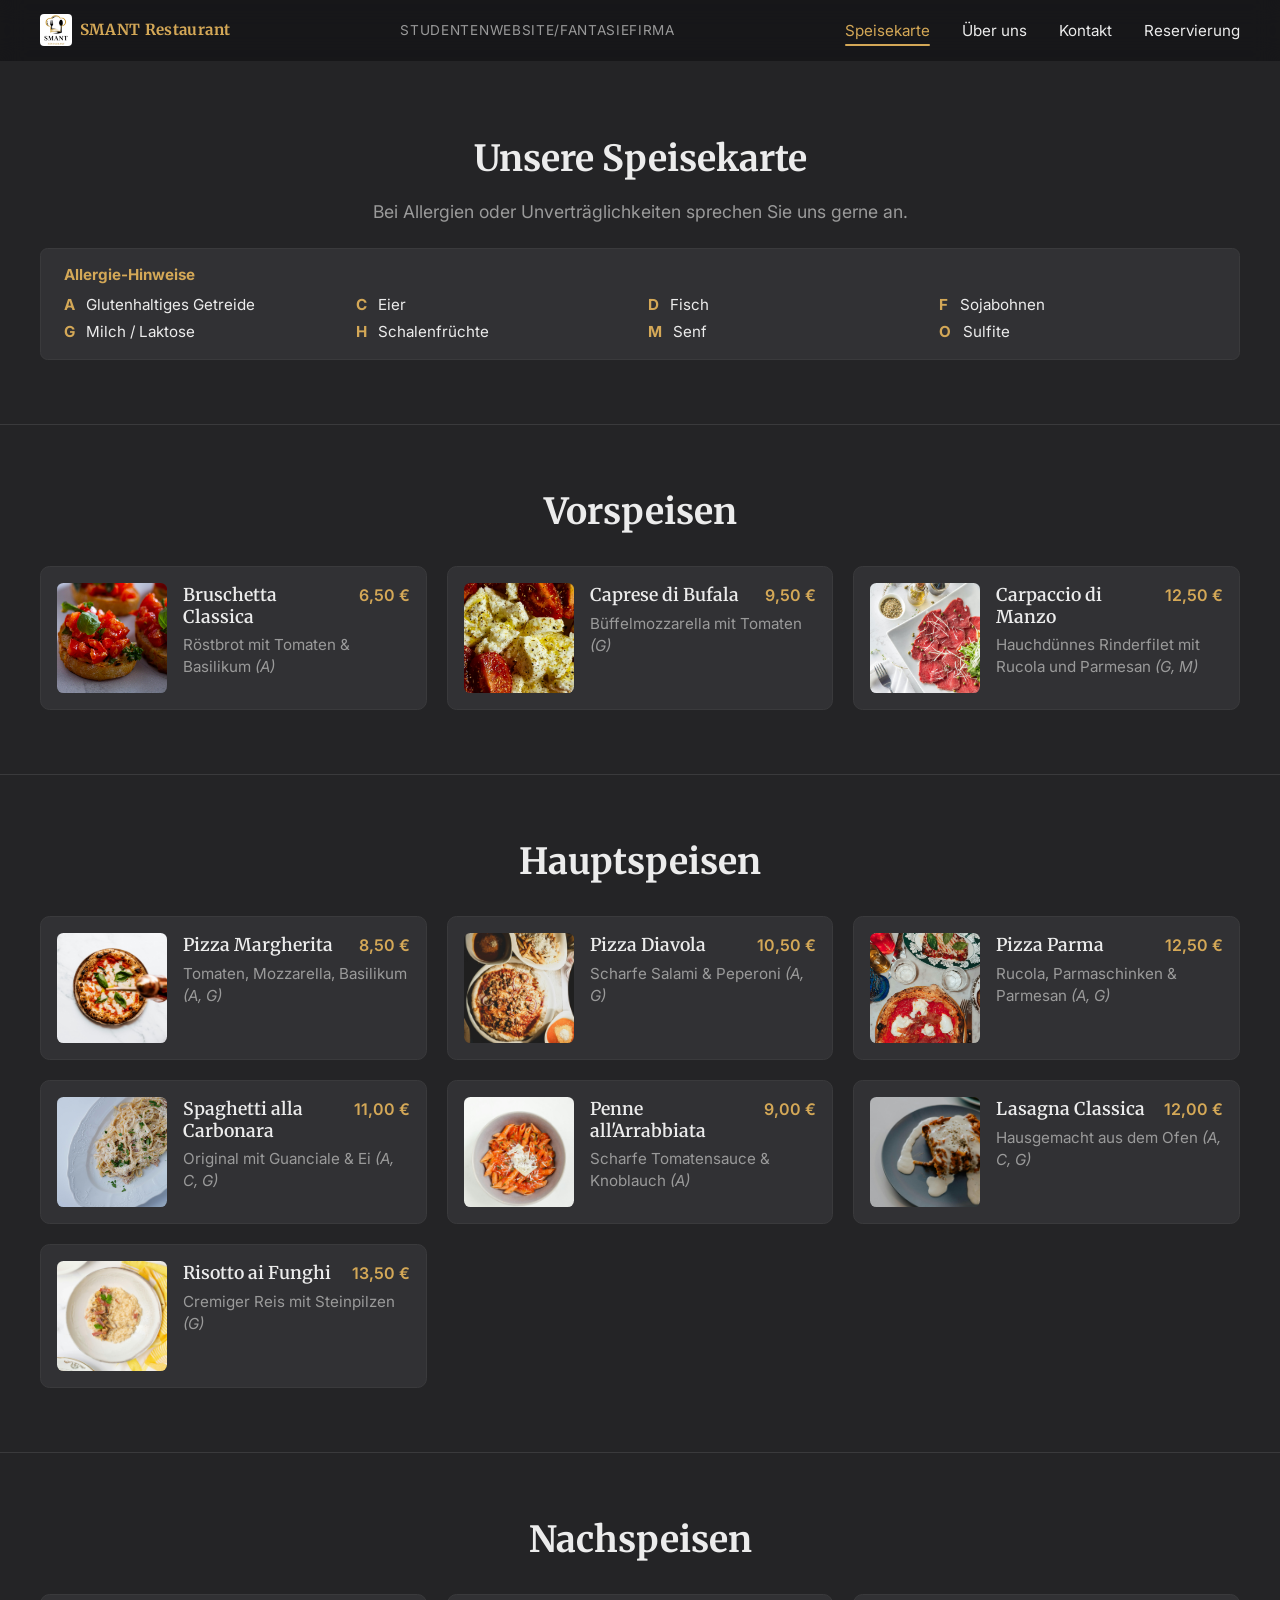
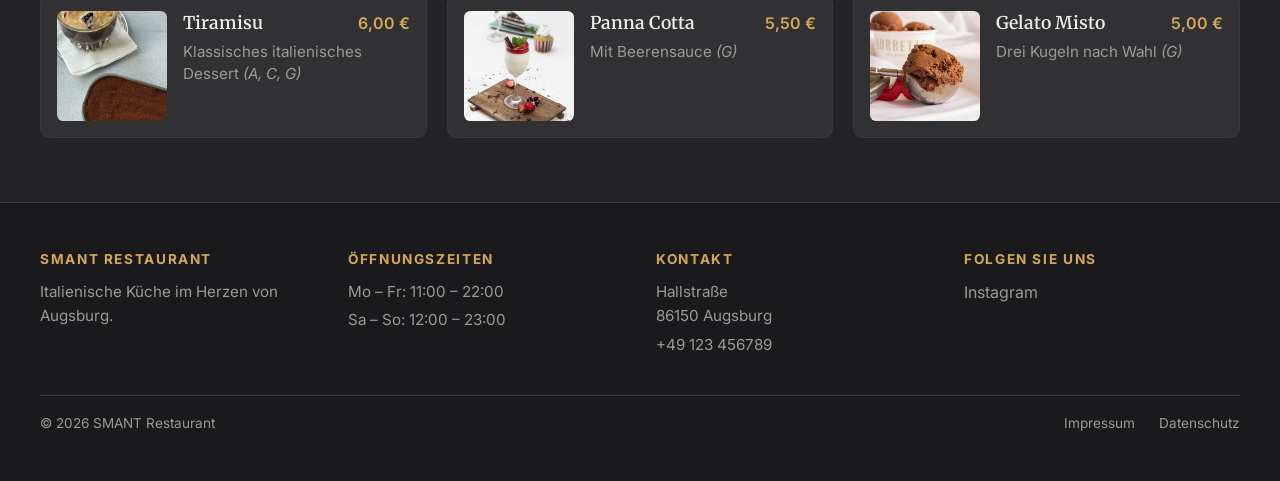
<file: pages/Speisekarte.html>
<!DOCTYPE html>
<html lang="de">
<head>
    <meta charset="UTF-8">
    <meta name="viewport" content="width=device-width, initial-scale=1.0">
    <title>Speisekarte &ndash; SMANT Restaurant</title>
    <link rel="icon" type="image/png" href="../assets/colored-logo-smant.png">
    <link rel="stylesheet" href="../styles/base.css">
    <link rel="stylesheet" href="../styles/menu.css">
</head>
<body>
    <nav class="navbar">
        <ul>
            <li>
                <a href="../index.html" class="nav-brand">
                    <img src="../assets/colored-logo-smant.png" alt="SMANT Logo">
                    SMANT Restaurant
                </a>
            </li>
            <li class="nav-notice">Studentenwebsite/Fantasiefirma</li>
            <li><a href="Speisekarte.html" aria-current="page">Speisekarte</a></li>
            <li><a href="UeberUns.html">Über uns</a></li>
            <li><a href="Kontakt.html">Kontakt</a></li>
            <li><a href="Reservierung.html">Reservierung</a></li>
        </ul>
    </nav>

    <section> 
        <h2>Unsere Speisekarte</h2>
        <p>Bei Allergien oder Unverträglichkeiten sprechen Sie uns gerne an.</p>

        <div class="allergen-legend">
            <strong>Allergie-Hinweise</strong>
            <ul>
                <li><strong>A</strong> Glutenhaltiges Getreide</li>
                <li><strong>C</strong> Eier</li>
                <li><strong>D</strong> Fisch</li>
                <li><strong>F</strong> Sojabohnen</li>
                <li><strong>G</strong> Milch / Laktose</li>
                <li><strong>H</strong> Schalenfrüchte</li>
                <li><strong>M</strong> Senf</li>
                <li><strong>O</strong> Sulfite</li>
            </ul>
        </div>
    </section>

    <section id="Vorspeisen">
        <h2>Vorspeisen</h2>
        <div class="dish-grid">
            <article class="dish">
                <img src="../assets/bruschetta.jpg" alt="Bruschetta Classica">
                <div class="dish-info">
                    <div class="dish-header">
                        <h3>Bruschetta Classica</h3>
                        <span class="dish-price">6,50 &euro;</span>
                    </div>
                    <p class="dish-desc">Röstbrot mit Tomaten &amp; Basilikum <span class="dish-allergens">(A)</span></p>
                </div>
            </article>
            <article class="dish">
                <img src="../assets/caprese.jpg" alt="Caprese di Bufala">
                <div class="dish-info">
                    <div class="dish-header">
                        <h3>Caprese di Bufala</h3>
                        <span class="dish-price">9,50 &euro;</span>
                    </div>
                    <p class="dish-desc">Büffelmozzarella mit Tomaten <span class="dish-allergens">(G)</span></p>
                </div>
            </article>
            <article class="dish">
                <img src="../assets/carpaccio.jpg" alt="Carpaccio di Manzo">
                <div class="dish-info">
                    <div class="dish-header">
                        <h3>Carpaccio di Manzo</h3>
                        <span class="dish-price">12,50 &euro;</span>
                    </div>
                    <p class="dish-desc">Hauchdünnes Rinderfilet mit Rucola und Parmesan <span class="dish-allergens">(G, M)</span></p>
                </div>
            </article>
        </div>
    </section>

    <section id="Hauptspeisen">
        <h2>Hauptspeisen</h2>
        <div class="dish-grid">
            <article class="dish">
                <img src="../assets/pizza_margherita.jpg" alt="Pizza Margherita">
                <div class="dish-info">
                    <div class="dish-header">
                        <h3>Pizza Margherita</h3>
                        <span class="dish-price">8,50 &euro;</span>
                    </div>
                    <p class="dish-desc">Tomaten, Mozzarella, Basilikum <span class="dish-allergens">(A, G)</span></p>
                </div>
            </article>
            <article class="dish">
                <img src="../assets/pizza_tonno.jpg" alt="Pizza Diavola">
                <div class="dish-info">
                    <div class="dish-header">
                        <h3>Pizza Diavola</h3>
                        <span class="dish-price">10,50 &euro;</span>
                    </div>
                    <p class="dish-desc">Scharfe Salami &amp; Peperoni <span class="dish-allergens">(A, G)</span></p>
                </div>
            </article>
            <article class="dish">
                <img src="../assets/pizza_lasagna.jpg" alt="Pizza Parma">
                <div class="dish-info">
                    <div class="dish-header">
                        <h3>Pizza Parma</h3>
                        <span class="dish-price">12,50 &euro;</span>
                    </div>
                    <p class="dish-desc">Rucola, Parmaschinken &amp; Parmesan <span class="dish-allergens">(A, G)</span></p>
                </div>
            </article>
            <article class="dish">
                <img src="../assets/spaghetti_carbonara.jpg" alt="Spaghetti alla Carbonara">
                <div class="dish-info">
                    <div class="dish-header">
                        <h3>Spaghetti alla Carbonara</h3>
                        <span class="dish-price">11,00 &euro;</span>
                    </div>
                    <p class="dish-desc">Original mit Guanciale &amp; Ei <span class="dish-allergens">(A, C, G)</span></p>
                </div>
            </article>
            <article class="dish">
                <img src="../assets/penne_arrabbiata.jpg" alt="Penne all'Arrabbiata">
                <div class="dish-info">
                    <div class="dish-header">
                        <h3>Penne all'Arrabbiata</h3>
                        <span class="dish-price">9,00 &euro;</span>
                    </div>
                    <p class="dish-desc">Scharfe Tomatensauce &amp; Knoblauch <span class="dish-allergens">(A)</span></p>
                </div>
            </article>
            <article class="dish">
                <img src="../assets/lasagna.jpg" alt="Lasagna Classica">
                <div class="dish-info">
                    <div class="dish-header">
                        <h3>Lasagna Classica</h3>
                        <span class="dish-price">12,00 &euro;</span>
                    </div>
                    <p class="dish-desc">Hausgemacht aus dem Ofen <span class="dish-allergens">(A, C, G)</span></p>
                </div>
            </article>
            <article class="dish">
                <img src="../assets/risotto_funghi.jpg" alt="Risotto ai Funghi">
                <div class="dish-info">
                    <div class="dish-header">
                        <h3>Risotto ai Funghi</h3>
                        <span class="dish-price">13,50 &euro;</span>
                    </div>
                    <p class="dish-desc">Cremiger Reis mit Steinpilzen <span class="dish-allergens">(G)</span></p>
                </div>
            </article>
        </div>
    </section>

    <section id="Nachspeisen">
        <h2>Nachspeisen</h2>
        <div class="dish-grid">
            <article class="dish">
                <img src="../assets/tiramisu.jpg" alt="Tiramisu">
                <div class="dish-info">
                    <div class="dish-header">
                        <h3>Tiramisu</h3>
                        <span class="dish-price">6,00 &euro;</span>
                    </div>
                    <p class="dish-desc">Klassisches italienisches Dessert <span class="dish-allergens">(A, C, G)</span></p>
                </div>
            </article>
            <article class="dish">
                <img src="../assets/panna_cotta.jpg" alt="Panna Cotta">
                <div class="dish-info">
                    <div class="dish-header">
                        <h3>Panna Cotta</h3>
                        <span class="dish-price">5,50 &euro;</span>
                    </div>
                    <p class="dish-desc">Mit Beerensauce <span class="dish-allergens">(G)</span></p>
                </div>
            </article>
            <article class="dish">
                <img src="../assets/gelato_misto.jpg" alt="Gelato Misto">
                <div class="dish-info">
                    <div class="dish-header">
                        <h3>Gelato Misto</h3>
                        <span class="dish-price">5,00 &euro;</span>
                    </div>
                    <p class="dish-desc">Drei Kugeln nach Wahl <span class="dish-allergens">(G)</span></p>
                </div>
            </article>
        </div>
    </section>

    <footer>
        <div class="footer-grid">
            <div>
                <h3>SMANT Restaurant</h3>
                <p>Italienische Küche im Herzen von Augsburg.</p>
            </div>
            <div>
                <h3>Öffnungszeiten</h3>
                <p>Mo &ndash; Fr: 11:00 &ndash; 22:00</p>
                <p>Sa &ndash; So: 12:00 &ndash; 23:00</p>
            </div>
            <div>
                <h3>Kontakt</h3>
                <p>Hallstraße<br>86150 Augsburg</p>
                <p>+49 123 456789</p>
            </div>
            <div>
                <h3>Folgen Sie uns</h3>
                <a href="https://www.instagram.com/the.smant">Instagram</a>
            </div>
        </div>
        <div class="footer-bottom">
            <p>&copy; 2026 SMANT Restaurant</p>
            <div class="legal-links">
                <a href="Impressum.html">Impressum</a>
                <a href="Datenschutz.html">Datenschutz</a>
            </div>
        </div>
    </footer>
</body>
</html>
</file>
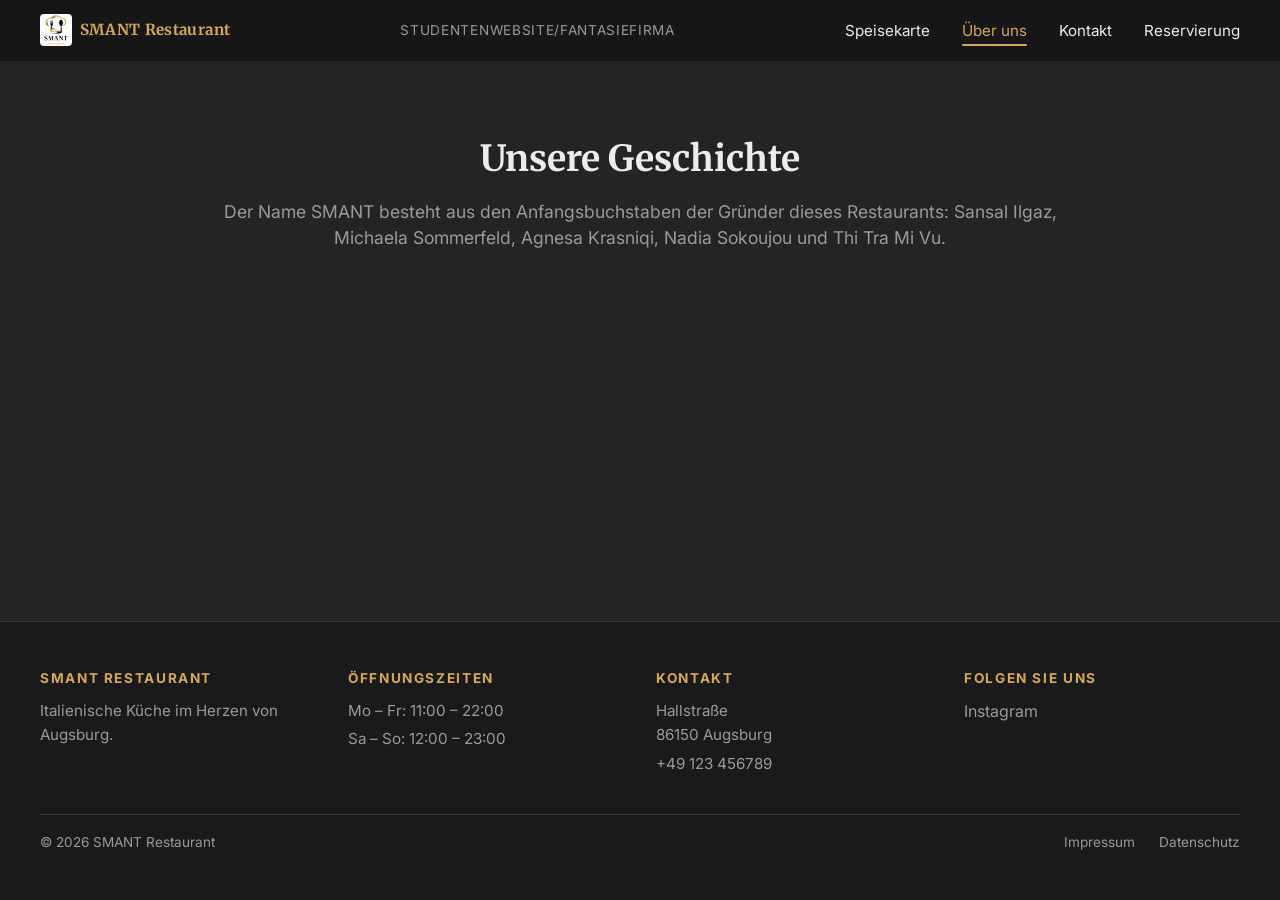
<file: pages/UeberUns.html>
<!DOCTYPE html>
<html lang="de">
<head>
    <meta charset="UTF-8">
    <meta name="viewport" content="width=device-width, initial-scale=1.0">
    <title>Über uns &ndash; SMANT Restaurant</title>
    <link rel="icon" type="image/png" href="../assets/colored-logo-smant.png">
    <link rel="stylesheet" href="../styles/base.css">
</head>
<body>
    <nav class="navbar">
        <ul>
            <li>
                <a href="../index.html" class="nav-brand">
                    <img src="../assets/colored-logo-smant.png" alt="SMANT Logo">
                    SMANT Restaurant
                </a>
            </li>
            <li class="nav-notice">Studentenwebsite/Fantasiefirma</li>
            <li><a href="Speisekarte.html">Speisekarte</a></li>
            <li><a href="UeberUns.html" aria-current="page">Über uns</a></li>
            <li><a href="Kontakt.html">Kontakt</a></li>
            <li><a href="Reservierung.html">Reservierung</a></li>
        </ul>
    </nav>

    <section>
        <h2>Unsere Geschichte</h2>
        <p>Der Name SMANT besteht aus den Anfangsbuchstaben der Gründer dieses Restaurants: Sansal Ilgaz, Michaela Sommerfeld, Agnesa Krasniqi, Nadia Sokoujou und Thi Tra Mi Vu.</p>
    </section>

    <footer>
        <div class="footer-grid">
            <div>
                <h3>SMANT Restaurant</h3>
                <p>Italienische Küche im Herzen von Augsburg.</p>
            </div>
            <div>
                <h3>Öffnungszeiten</h3>
                <p>Mo &ndash; Fr: 11:00 &ndash; 22:00</p>
                <p>Sa &ndash; So: 12:00 &ndash; 23:00</p>
            </div>
            <div>
                <h3>Kontakt</h3>
                <p>Hallstraße<br>86150 Augsburg</p>
                <p>+49 123 456789</p>
            </div>
            <div>
                <h3>Folgen Sie uns</h3>
                <a href="https://www.instagram.com/the.smant">Instagram</a>
            </div>
        </div>
        <div class="footer-bottom">
            <p>&copy; 2026 SMANT Restaurant</p>
            <div class="legal-links">
                <a href="Impressum.html">Impressum</a>
                <a href="Datenschutz.html">Datenschutz</a>
            </div>
        </div>
    </footer>
</body>
</html>
</file>
<file: style.css>
@import url('https://fonts.googleapis.com/css2?family=Merriweather:ital,opsz,wght@0,18..144,300..900;1,18..144,300..900&display=swap');
@import url('https://fonts.googleapis.com/css2?family=Inter:ital,opsz,wght@0,14..32,100..900;1,14..32,100..900&family=Merriweather:ital,opsz,wght@0,18..144,300..900;1,18..144,300..900&display=swap');

 
:root {

    --base-color: #ffffff;
    --text-color: #000000;
    --primary-color: #ffc06e;
    --secondary-color: #8D8DFF;
    --color-1: #F9F6F3;
    --color-2: #F3F7F9;
    --color-3: #F6F3F9;
}
/* Der Container für das Dropdown */
.dropdown {
  position: relative;
  display: inline-block;
}

/* Das Menü (deine Speisen), standardmäßig unsichtbar */
.dropdown-content {
  display: none;
  position: absolute;
  background-color: #ffffff; /* Hintergrundfarbe anpassen */
  min-width: 200px; /* Breite anpassen */
  box-shadow: 0px 8px 16px rgba(0,0,0,0.2);
  padding: 15px;
  z-index: 1;
  top: 100%; /* Positioniert das Menü direkt unter dem Wort */
  left: 0;
  border: 1px solid #ddd;
}

/* Zeige Menü beim Hovern über das 'li' Element */
.dropdown:hover .dropdown-content {
  display: block;
}

/* Optik für die Überschrift */
.dropbtn {
  text-decoration: none;
  color: black;
  cursor: pointer;
}
* {
    margin: 0;
    padding: 0;
    box-sizing: border-box;
}

html {
    font-family: Poppins, 'Segoe UI', Tahoma, Geneva, Verdana, sans-serif;
    color: var(--text-color);
}

body {
    padding: 1em;
    background-color: var(--base-color);
}

h1, h2, h3 {
    font-family: Merriweather, Poppins, 'Segoe UI', Tahoma, Geneva, Verdana, sans-serif;  
}

nav {
    margin: 1em auto 3em auto;
    width: min(1000px, 100%);
}

nav ul {
    padding: 0;
    margin:0;
    display: flex;
    align-items: center;
    list-style-type: none;
    gap: 2em;
    background-color: #F9F6F3;
}

nav li:first-child {
    margin-right: auto;
    font-family: Merriweather, Poppins;
    font-weight: bold;
}

nav a {
    text-decoration: none;
    color: var(--text-color);
}

nav a:hover {
    text-decoration: underline;
}

header, section {
    margin: 2em auto;
    width: min(75em, 100%);
    background-color: var(--color-1);
    padding: min(2em, 15%);
    border-radius: 1em;
}

.flex-container {
    display: flex;
    justify-content: center;
    align-items: center;
    flex-wrap: wrap;
    gap: 3em;
}

header img {
    max-width: 100%;
    border-radius: 1em;
    object-fit: cover;
    object-position: bottom;
}

.text-container {
    flex: 0 1 34em;
}

h1 {
    font-size: 2.5rem;
}

.text-container p {
    margin: .75em 0 1em 0;
    font-size: 1.25rem;
}

.cta-button {
    display: inline-block;
    text-decoration: none;
    color: white;
    background-color: var(--primary-color);
    padding: .75em 1.25em;
    border-radius: .5em;
    font-weight: 600;
}

.secondary {
    background-color: var(--secondary-color);
}

section {
    padding: 3em min(2em, 15%);
    background-color: var(--color-2);
    text-align: center;
}

h2 {
    font-size: 2rem;
}

section p {
    margin-top: 1em;
    font-size: 1.35rem;
}

section#Speisekarte {
    background-color: var(--color-3);
}


.grid-container {
    margin-top: 3em;
    margin-bottom: 3em;
    display: grid;
    width: 100%;
    grid-template-columns: repeat(4, 1fr);
    grid-template-rows: 1fr 1fr;
    grid-template-areas: 
    "img-1 img-1 img-2 img-3"
    "img-1 img-1 img-4, img-5";
    gap: 1em;
}

.grid-container img {
    height: 100%;
    width: 100%;
    border-radius: .5em;
    transition: 100ms ease;
}

.grid-container img:hover {
    scale: 1.05;
}

details {
    margin-top: 1em;
    background-color:var(--base-color);
    border-radius: 1em;
}

details summary {
    padding: 1em;
    font-size: 1.7rem;
    font-family: Merriweather, Inter,'Segoe UI', Tahoma, Geneva, Verdana, sans-serif;
}

details p {
    padding: 0 2em 2em 2em;
}

footer {
    padding-bottom: 1.5em;
    text-align: center;
}

footer a {
    margin: 0 1em;
    text-decoration: none;
    color: var(--text-color);
}

footer a:hover {
    text-decoration: underline;
}

@media(max-width: 988px) {
    header {
        text-align: center;
    }

    header .text-container {
        padding-top: 0;
    }
}

@media(max-width: 640px) {
    nav li {
        display: none;
    }

    nav li-first-child,
    nav li:last-child {
        display: block;
    }

    header {
        margin-top: 0;
    }

    .cta-button {
        margin-top: .5em;
        width: 100%;
    }

    .grit-container {
        display: flex;
        flex-direction: column;
    }

    .text-container p {
        font-size: 1rem;
    }

    h2 {
        font-size: 1.5rem;
    }
}
</file>
<file: styles/base.css>
@import url('https://fonts.googleapis.com/css2?family=Inter:ital,opsz,wght@0,14..32,100..900;1,14..32,100..900&family=Merriweather:ital,opsz,wght@0,18..144,300..900;1,18..144,300..900&display=swap');

/* ==========================================================================
   1. VARIABLES & RESET
   ========================================================================== */
:root {
    --base-color: #1c1c1e;
    --surface-1: #242426;
    --surface-2: #2b2b2d;
    --surface-3: #313134;
    --text-color: #ececec;
    --text-muted: #9a9a9a;
    --border-color: #3a3a3c;
    --primary-color: #d4a857;
    --primary-hover: #e6bb6a;
    --secondary-color: #b08740;
    --content-max: 75em;
}

* {
    margin: 0;
    padding: 0;
    box-sizing: border-box;
}

/* ==========================================================================
   2. GLOBAL TYPOGRAPHY & BODY
   ========================================================================== */
html {
    font-family: Inter, 'Segoe UI', Tahoma, Geneva, Verdana, sans-serif;
    color: var(--text-color);
    line-height: 1.5;
}

body {
    display: flex;
    flex-direction: column;
    min-height: 100vh;
    padding: 0;
    padding-top: 4.5em; /* Space for fixed navbar */
    background-color: var(--surface-1);
}

h1, h2, h3 {
    font-family: Merriweather, Inter, 'Segoe UI', Tahoma, Geneva, Verdana, sans-serif;
    line-height: 1.25;
}

h1 { font-size: clamp(2rem, 4vw, 3rem); }
h2 { font-size: clamp(1.6rem, 3vw, 2.25rem); }
h3 { font-size: 1.2rem; }

/* Inline links inside content */
section a:not(.cta-button):not(.button) {
    color: var(--primary-color);
    text-decoration: none;
    font-weight: 500;
    transition: color 150ms ease;
}

section a:not(.cta-button):not(.button):hover {
    color: var(--primary-hover);
}

/* ==========================================================================
   3. LAYOUT CONTAINERS
   ========================================================================== */
header,
section,
footer {
    width: 100%;
    padding: 4em max(1.5em, calc((100% - var(--content-max)) / 2));
}

header {
    background-color: var(--surface-1);
}

section {
    background-color: var(--surface-1);
    text-align: center;
}

section + section,
header + section {
    border-top: 1px solid var(--border-color);
}

section p {
    margin-top: 1em;
    font-size: 1.1rem;
    color: var(--text-muted);
}

section h2 + p {
    max-width: 50em;
    margin-left: auto;
    margin-right: auto;
}

.flex-container {
    display: flex;
    justify-content: center;
    align-items: center;
    flex-wrap: wrap;
    gap: 3em;
}

.text-container {
    flex: 0 1 34em;
}

.text-container p {
    margin: .75em 0 1.25em 0;
    font-size: 1.2rem;
    color: var(--text-muted);
}

/* Legal pages: long-form text reads better left-aligned and narrower */
.legal {
    text-align: left;
    padding-inline: max(1.5em, calc((100% - 55em) / 2));
}

.legal h3 {
    margin-top: 1.75em;
    color: var(--primary-color);
    font-size: 1.15rem;
    letter-spacing: .02em;
}

.legal p {
    margin-top: .75em;
    font-size: 1rem;
    line-height: 1.65;
    color: var(--text-color);
}

/* ==========================================================================
   4. COMPONENTS
   ========================================================================== */

/* --- Navbar --- */
.navbar {
    position: fixed;
    top: 0;
    left: 0;
    right: 0;
    z-index: 1000;
    background-color: rgba(20, 20, 22, 0.78);
    backdrop-filter: blur(12px);
    -webkit-backdrop-filter: blur(12px);
    padding: .9em max(1.5em, calc((100% - var(--content-max)) / 2));
}

.nav-brand {
    display: flex;
    align-items: center;
    gap: 0.5em;
}

.nav-brand img {
    height: 32px;
    width: auto;
    border-radius: 4px;
}

nav ul {
    padding: 0;
    margin: 0;
    display: flex;
    align-items: center;
    flex-wrap: wrap;
    list-style-type: none;
    gap: 2em;
}

nav li:first-child {
    font-family: Merriweather, Inter, sans-serif;
    font-weight: bold;
    font-size: 1.1rem;
    letter-spacing: .02em;
}

.nav-notice {
    margin: 0 auto;
    font-size: 0.85rem;
    color: var(--text-muted);
    text-transform: uppercase;
    letter-spacing: 0.05em;
    pointer-events: none;
}

nav li:first-child a {
    color: var(--primary-color);
}

nav a {
    text-decoration: none;
    color: var(--text-color);
    font-size: .95rem;
    transition: color 150ms ease;
}

nav a:hover {
    color: var(--primary-color);
}

nav a[aria-current="page"] {
    color: var(--primary-color);
    position: relative;
}

nav a[aria-current="page"]::after {
    content: "";
    position: absolute;
    left: 0;
    right: 0;
    bottom: -.4em;
    height: 2px;
    background-color: var(--primary-color);
    border-radius: 1px;
}

/* --- Buttons --- */
.cta-button {
    display: inline-block;
    text-decoration: none;
    color: #1c1c1e;
    background-color: var(--primary-color);
    padding: .8em 1.5em;
    border-radius: .4em;
    font-weight: 600;
    letter-spacing: .02em;
    transition: background-color 150ms ease, transform 150ms ease, box-shadow 150ms ease;
}

.cta-button:hover {
    background-color: var(--primary-hover);
    transform: translateY(-1px);
    box-shadow: 0 6px 16px rgba(212, 168, 87, 0.25);
}

.secondary {
    background-color: transparent;
    color: var(--primary-color);
    border: 1.5px solid var(--primary-color);
}

.secondary:hover {
    background-color: var(--primary-color);
    color: #1c1c1e;
}

/* --- Forms --- */
input,
button {
    font-family: inherit;
    font-size: 1rem;
}

input[type="text"],
input[type="number"],
input[type="date"],
input[type="time"],
input[type="email"],
input[type="tel"],
textarea {
    background-color: var(--surface-3);
    color: var(--text-color);
    border: 1px solid var(--border-color);
    border-radius: .4em;
    padding: .6em .8em;
    margin: .25em 0 .9em 0;
    transition: border-color 150ms ease;
}

input:focus,
textarea:focus {
    outline: none;
    border-color: var(--primary-color);
    box-shadow: 0 0 0 3px rgba(212, 168, 87, 0.2);
}

button {
    background-color: var(--primary-color);
    color: #1c1c1e;
    border: none;
    border-radius: .4em;
    padding: .7em 1.4em;
    font-weight: 600;
    cursor: pointer;
    transition: background-color 150ms ease, transform 150ms ease;
}

button:hover {
    background-color: var(--primary-hover);
    transform: translateY(-1px);
}

header img {
    max-width: 100%;
    border-radius: 1em;
    object-fit: cover;
    object-position: bottom;
}

/* --- Footer --- */
footer {
    margin-top: auto;
    background-color: #1a1a1c;
    border-top: 1px solid var(--border-color);
    color: var(--text-muted);
    padding-block: 3em;
}

.footer-grid {
    display: grid;
    grid-template-columns: repeat(auto-fit, minmax(200px, 1fr));
    gap: 2em;
}

.footer-grid h3 {
    color: var(--primary-color);
    margin-bottom: .9em;
    font-size: .85rem;
    font-family: Inter, sans-serif;
    letter-spacing: .12em;
    text-transform: uppercase;
}

.footer-grid p {
    margin: .25em 0;
    font-size: .95rem;
    line-height: 1.6;
}

.footer-grid a {
    display: block;
    margin: .25em 0;
    color: var(--text-muted);
    text-decoration: none;
    transition: color 150ms ease;
}

.footer-grid a:hover {
    color: var(--primary-color);
}

.footer-bottom {
    border-top: 1px solid var(--border-color);
    margin-top: 2.5em;
    padding-top: 1.25em;
    display: flex;
    justify-content: space-between;
    flex-wrap: wrap;
    gap: 1em;
    font-size: .85rem;
}

.footer-bottom p {
    margin: 0;
}

.footer-bottom .legal-links a {
    color: var(--text-muted);
    text-decoration: none;
    margin-left: 1.5em;
    transition: color 150ms ease;
}

.footer-bottom .legal-links a:first-child {
    margin-left: 0;
}

.footer-bottom .legal-links a:hover {
    color: var(--primary-color);
}

/* ==========================================================================
   5. MEDIA QUERIES
   ========================================================================== */
@media (max-width: 768px) {
    header, section, footer {
        padding-block: 3em;
    }
}

@media (max-width: 820px) {
    nav ul {
        justify-content: center;
        gap: 1em;
    }
    nav li:first-child {
        margin-right: 0;
        width: 100%;
        display: flex;
        justify-content: center;
        margin-bottom: 0.5em;
    }
    .nav-notice {
        display: none;
    }
}

@media (max-width: 640px) {
    .cta-button {
        margin-top: .5em;
        width: 100%;
        text-align: center;
    }

    .text-container p {
        font-size: 1rem;
    }
}
</file>
<file: styles/home.css>
/* Hero mit Foodbild im Hintergrund */
.hero {
    position: relative;
    min-height: 75vh;
    display: flex;
    align-items: center;
    background-image: linear-gradient(rgba(20, 20, 22, 0.55), rgba(20, 20, 22, 0.85)),
                      url('../assets/spaghetti_carbonara.jpg');
    background-size: cover;
    background-position: center;
    color: var(--text-color);
    padding-block: 6em;
    text-align: center;
}

.hero-content {
    max-width: 42em;
    margin: 0 auto;
}

.hero-eyebrow {
    display: inline-block;
    color: var(--primary-color);
    text-transform: uppercase;
    letter-spacing: .25em;
    font-size: .8rem;
    margin-bottom: 1.5em;
    font-family: Inter, sans-serif;
}

.hero h1 {
    font-size: clamp(2.25rem, 5vw, 3.75rem);
    line-height: 1.1;
    margin-bottom: .6em;
}

.hero-tagline {
    font-size: 1.15rem;
    color: var(--text-color);
    margin-bottom: 2em;
    line-height: 1.6;
    opacity: .9;
}

.hero-actions {
    display: flex;
    gap: 1em;
    justify-content: center;
    flex-wrap: wrap;
}

/* Welcome / About-Teaser */
.welcome p {
    max-width: 42em;
    margin-left: auto;
    margin-right: auto;
}

/* Beliebte Gerichte als Karten */
.popular-grid {
    display: grid;
    grid-template-columns: repeat(auto-fit, minmax(220px, 1fr));
    gap: 1.25em;
    margin: 3em auto 2.5em auto;
    max-width: 70em;
    text-align: left;
}

.popular-card {
    display: block;
    background-color: var(--surface-2);
    border: 1px solid var(--border-color);
    border-radius: .6em;
    overflow: hidden;
    text-decoration: none !important;
    color: var(--text-color) !important;
    transition: transform 200ms ease, border-color 200ms ease, box-shadow 200ms ease;
}

.popular-card:hover {
    transform: translateY(-4px);
    border-color: var(--primary-color);
    box-shadow: 0 12px 24px rgba(0, 0, 0, 0.35);
}

.popular-card img {
    width: 100%;
    aspect-ratio: 4 / 3;
    object-fit: cover;
    display: block;
}

.popular-card-info {
    padding: 1em 1.25em;
    display: flex;
    justify-content: space-between;
    align-items: baseline;
    gap: .5em;
}

.popular-name {
    font-weight: 600;
    font-family: Merriweather, Inter, serif;
    font-size: 1rem;
}

.popular-price {
    color: var(--primary-color);
    font-weight: 600;
    font-size: .95rem;
    white-space: nowrap;
}

/* Besuchen Sie uns: drei Spalten */
.visit-grid {
    display: grid;
    grid-template-columns: repeat(auto-fit, minmax(220px, 1fr));
    gap: 2.5em;
    margin-top: 3em;
    text-align: left;
}

.visit-card h3 {
    color: var(--primary-color);
    text-transform: uppercase;
    letter-spacing: .15em;
    font-size: .8rem;
    margin-bottom: 1em;
    font-family: Inter, sans-serif;
    font-weight: 700;
}

.visit-card p {
    margin: 0 0 .9em 0;
    font-size: 1rem;
    line-height: 1.6;
    color: var(--text-color);
}

.visit-card strong {
    color: var(--text-color);
    display: block;
    font-size: 1.1rem;
    margin-top: .15em;
}

@media (max-width: 768px) {
    .hero {
        min-height: 60vh;
        padding-block: 4em;
    }

    .hero-actions .cta-button {
        width: 100%;
    }
}
</file>
<file: styles/menu.css>
/* Allergie-Legende */
.allergen-legend {
    background-color: var(--surface-3);
    border: 1px solid var(--border-color);
    border-radius: .5em;
    padding: 1em 1.5em;
    margin-top: 1.5em;
    text-align: left;
    font-size: .95rem;
}

.allergen-legend ul {
    list-style: none;
    display: grid;
    grid-template-columns: repeat(auto-fit, minmax(220px, 1fr));
    gap: .25em 1em;
    margin-top: .5em;
    padding: 0;
}

.allergen-legend strong {
    color: var(--primary-color);
    margin-right: .5em;
}

/* Speise-Karten */
.dish-grid {
    display: grid;
    grid-template-columns: repeat(auto-fit, minmax(340px, 1fr));
    gap: 1.25em;
    margin-top: 2em;
    text-align: left;
}

.dish {
    display: flex;
    gap: 1em;
    background-color: var(--surface-3);
    border: 1px solid var(--border-color);
    border-radius: .6em;
    padding: 1em;
    transition: transform 150ms ease, border-color 150ms ease;
}

.dish:hover {
    transform: translateY(-2px);
    border-color: var(--primary-color);
}

.dish img {
    width: 110px;
    height: 110px;
    object-fit: cover;
    border-radius: .4em;
    flex-shrink: 0;
}

.dish-info {
    flex: 1;
    display: flex;
    flex-direction: column;
    gap: .35em;
    min-width: 0;
}

.dish-header {
    display: flex;
    justify-content: space-between;
    align-items: baseline;
    gap: .5em;
}

.dish-header h3 {
    font-size: 1.1rem;
    font-weight: 600;
    margin: 0;
}

.dish-price {
    color: var(--primary-color);
    font-weight: 600;
    white-space: nowrap;
}

.dish-desc {
    color: var(--text-muted);
    font-size: .95rem;
    line-height: 1.5;
    margin: 0;
}

.dish-allergens {
    font-style: italic;
}

@media (max-width: 520px) {
    .dish {
        flex-direction: column;
    }

    .dish img {
        width: 100%;
        height: 180px;
    }
}
</file>
